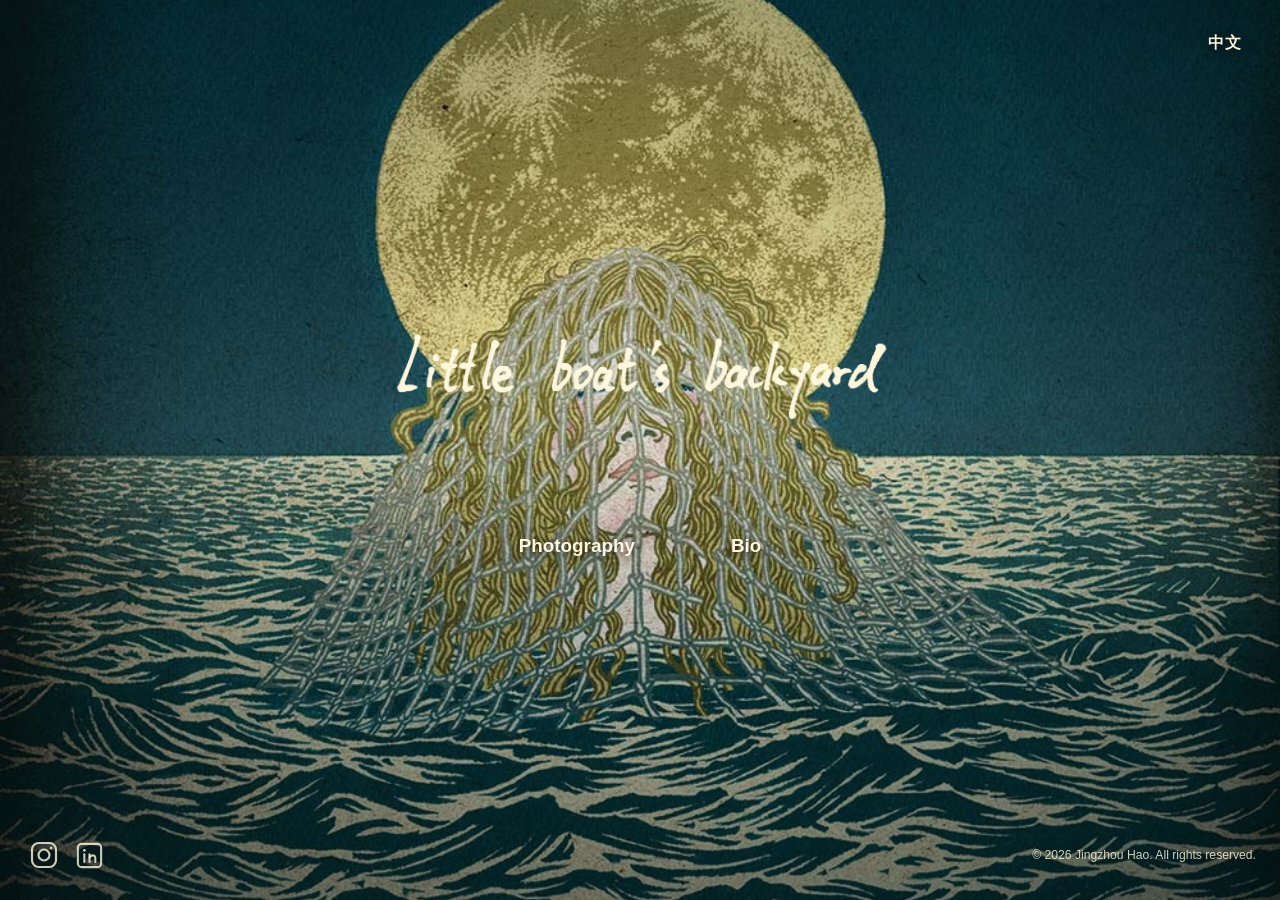
<file: index.html>
<!doctype html>
<html lang="en">
<head>
  <meta charset="utf-8" />
  <meta name="viewport" content="width=device-width, initial-scale=1" />
  <meta name="description" content="Little Boat's Backyard — a personal photography archive." />
  <meta name="theme-color" content="#10292b" />
  <title>Little Boat's Backyard</title>
  <link rel="stylesheet" href="assets/css/site.css"
</head>
<body class="home-page">
  <main class="home-hero" id="top">
    <img class="home-backdrop" id="home-backdrop" src="assets/images/cover.jpeg" alt="" aria-hidden="true" />
    <img class="home-image" id="home-image" src="assets/images/cover.jpeg" alt="Website cover" />
    <div class="home-shade" aria-hidden="true"></div>

    <section class="home-copy" aria-label="Introduction">
      <h1 id="site-title">Little Boat's Backyard</h1>
      <p id="tagline" class="tagline">A personal archive of photographs, walks, and things I wanted to keep.</p>
      <nav class="home-nav" aria-label="Choose a section">
        <a href="photography.html" aria-label="Open Photography">Photography</a>
        <a href="bio.html" aria-label="Open Bio">Bio</a>
      </nav>
    </section>

    <footer class="home-footer site-footer site-footer--overlay">
      <div class="social-links" id="home-social-links" aria-label="Social links"></div>
      <p class="copyright" id="home-copyright"></p>
    </footer>
  </main>

  <script src="assets/js/site-data.js"></script>
  <script src="assets/js/shared.js"></script>
  <script src="assets/js/home.js"></script>
</body>
</html>
</file>
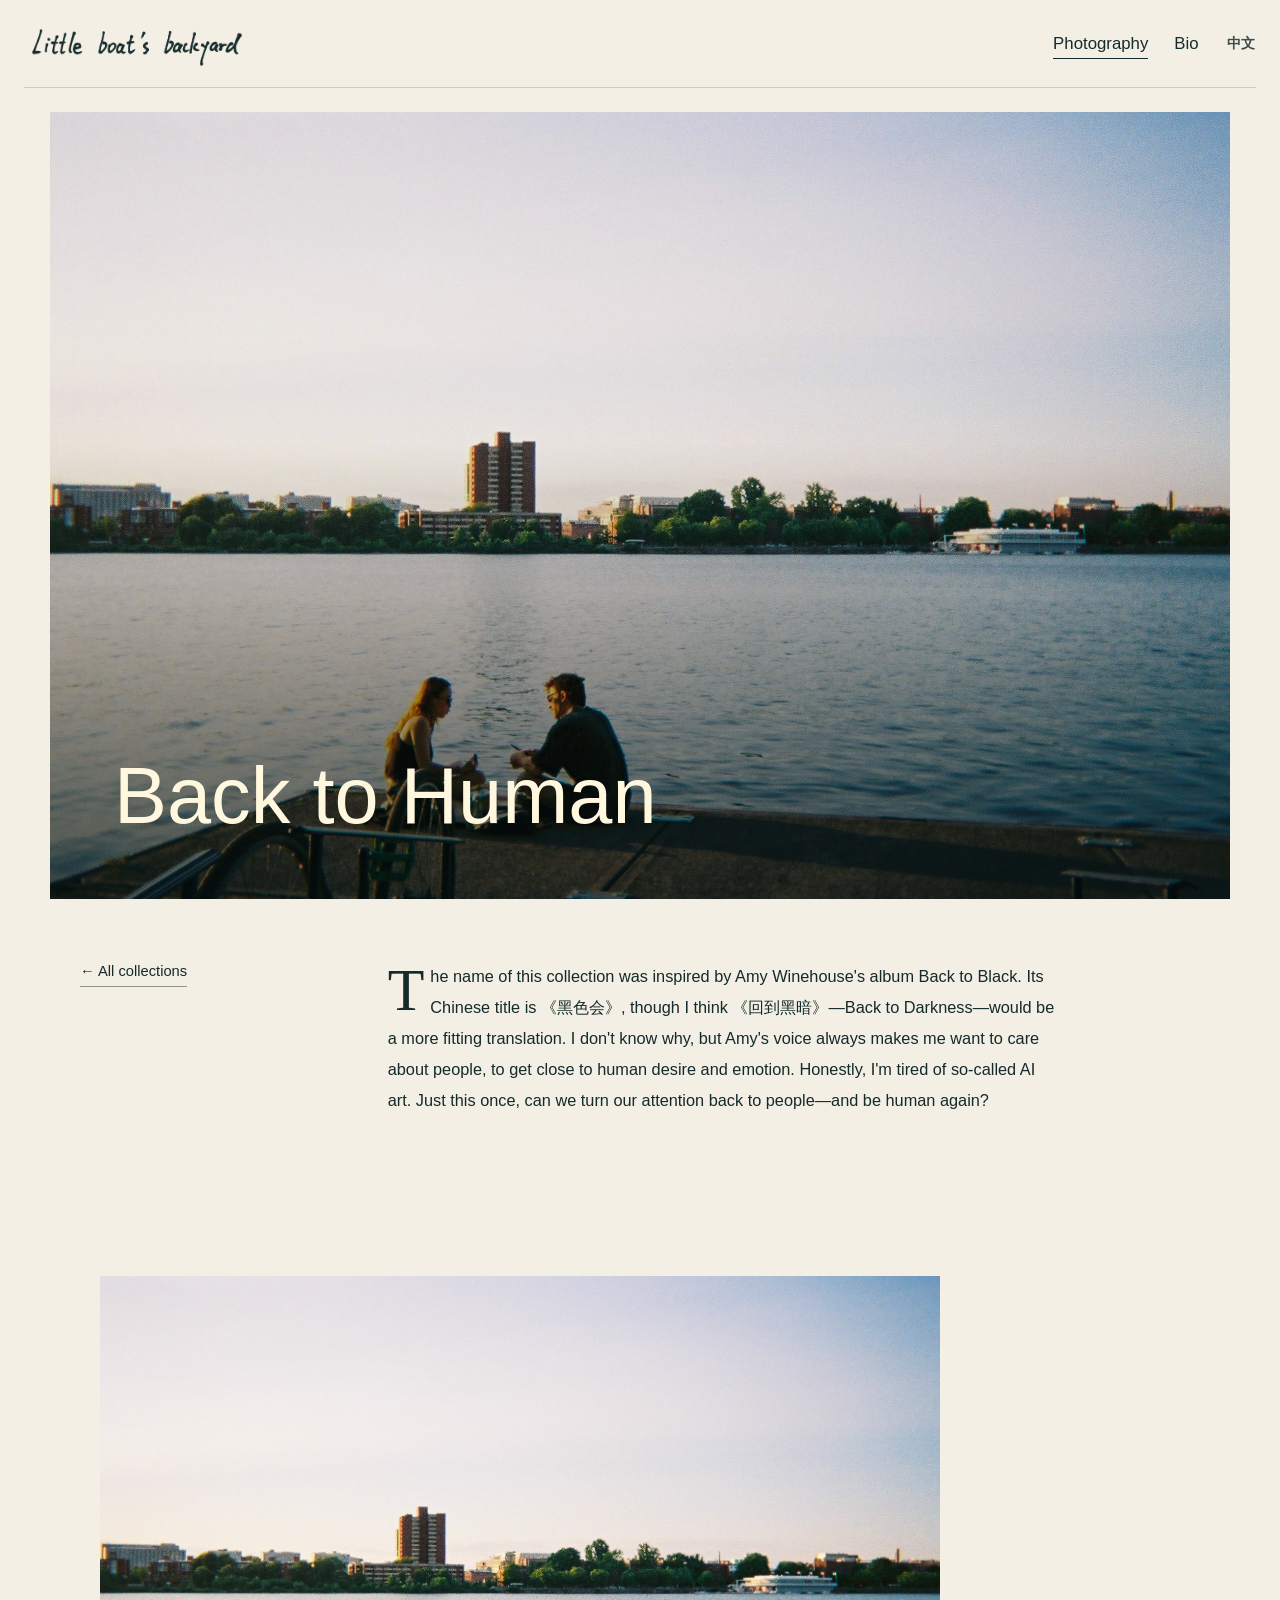
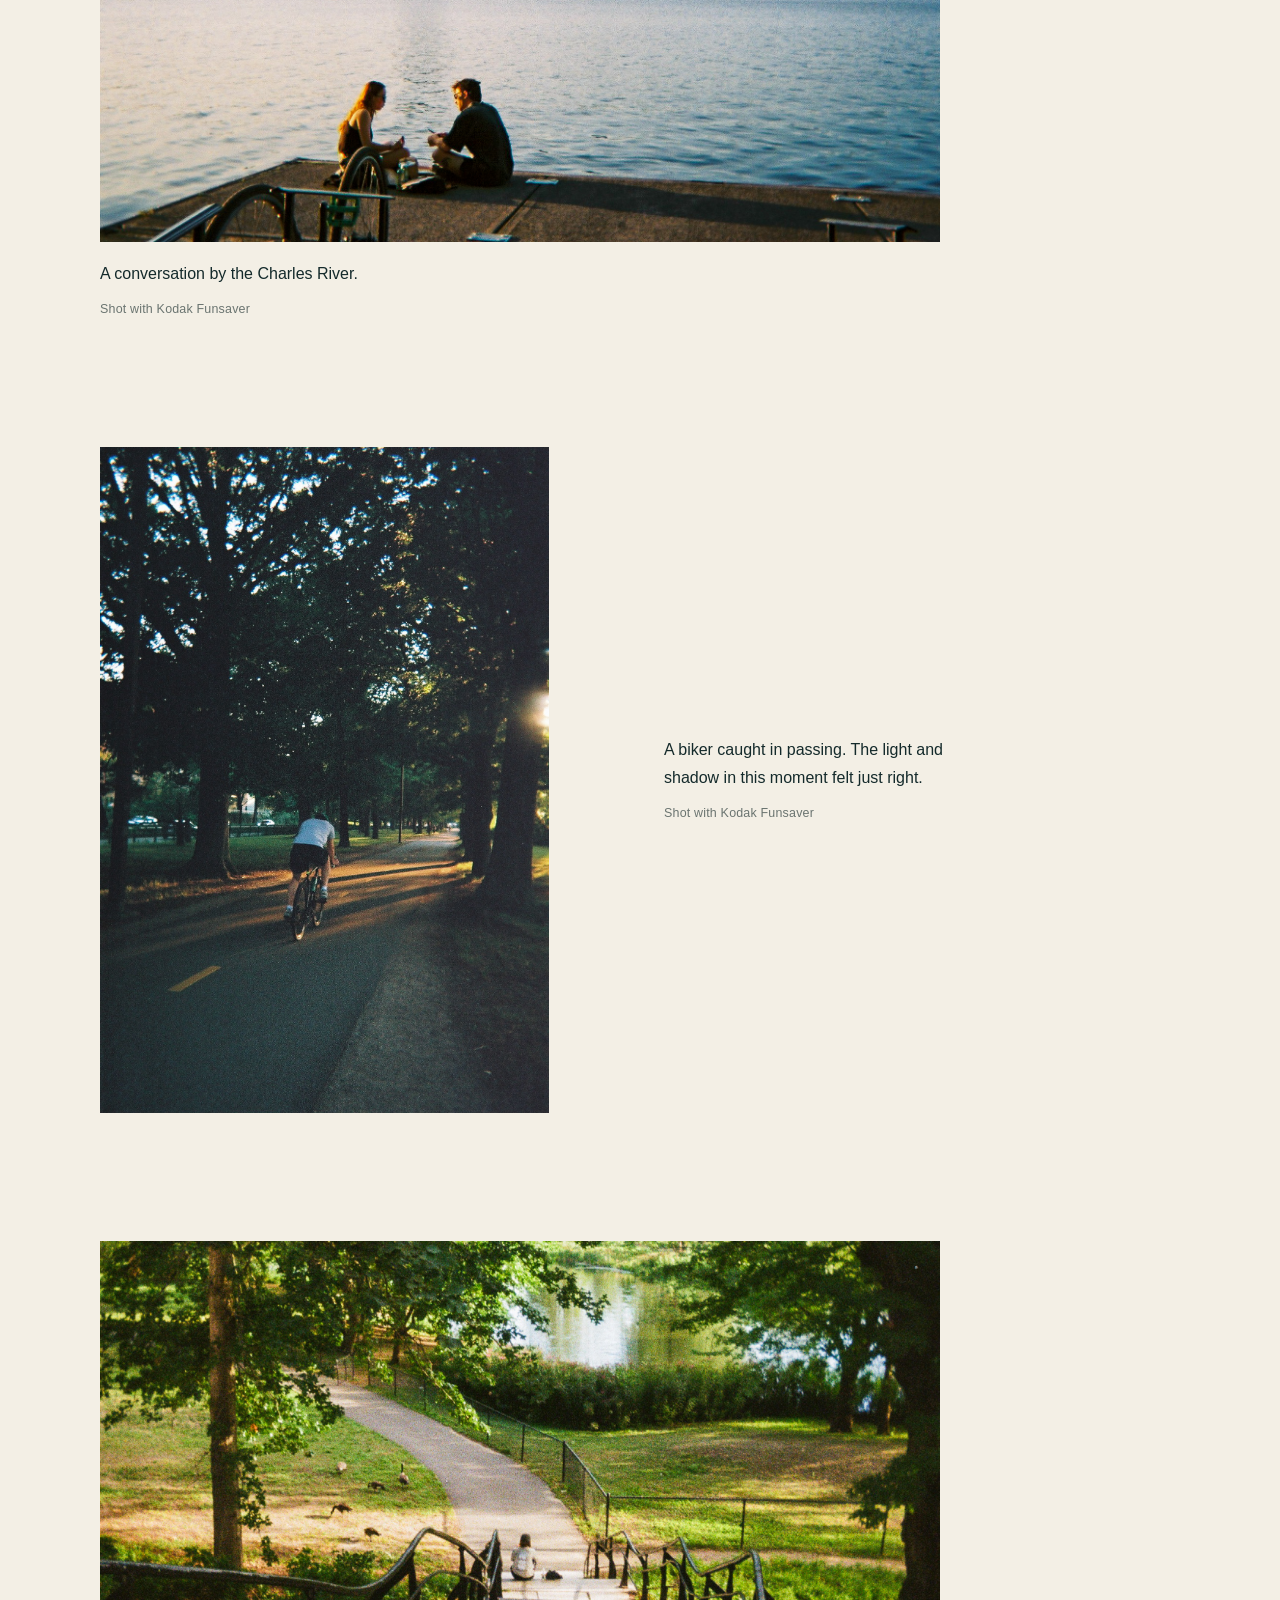
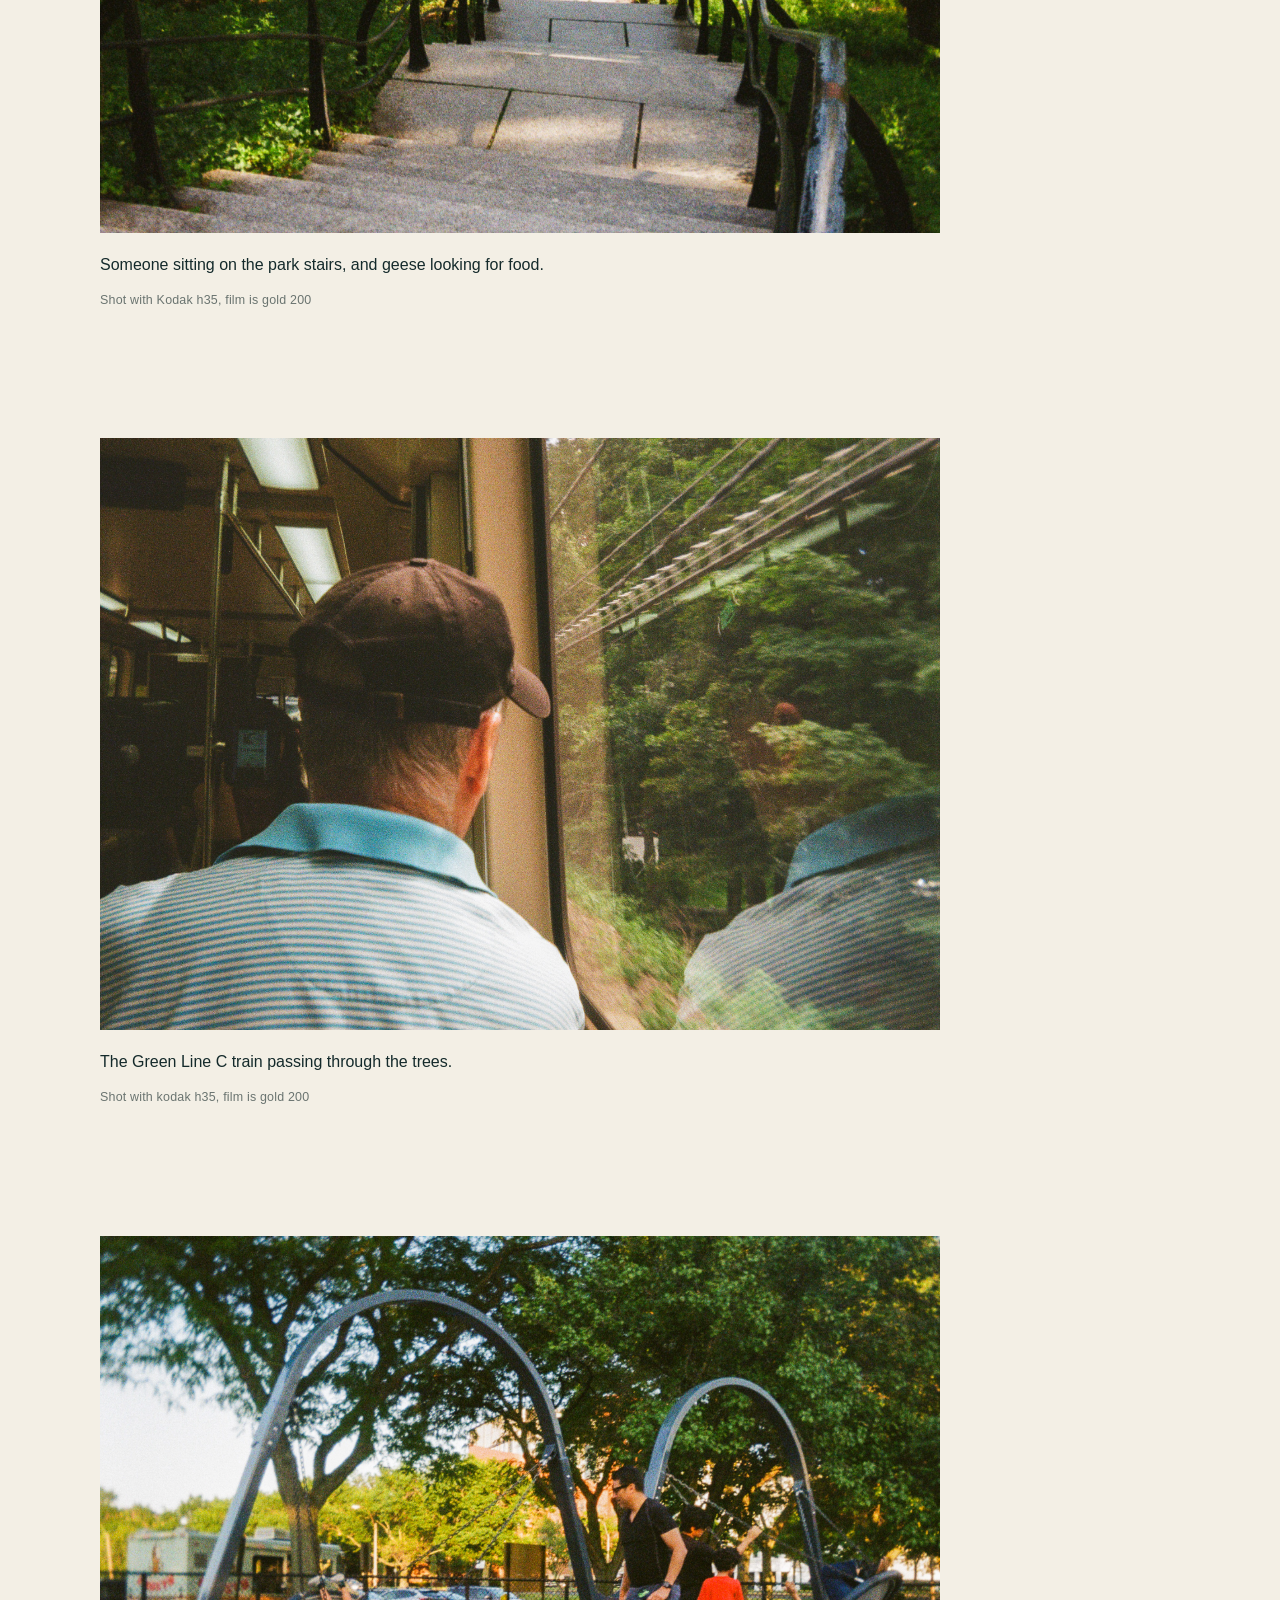
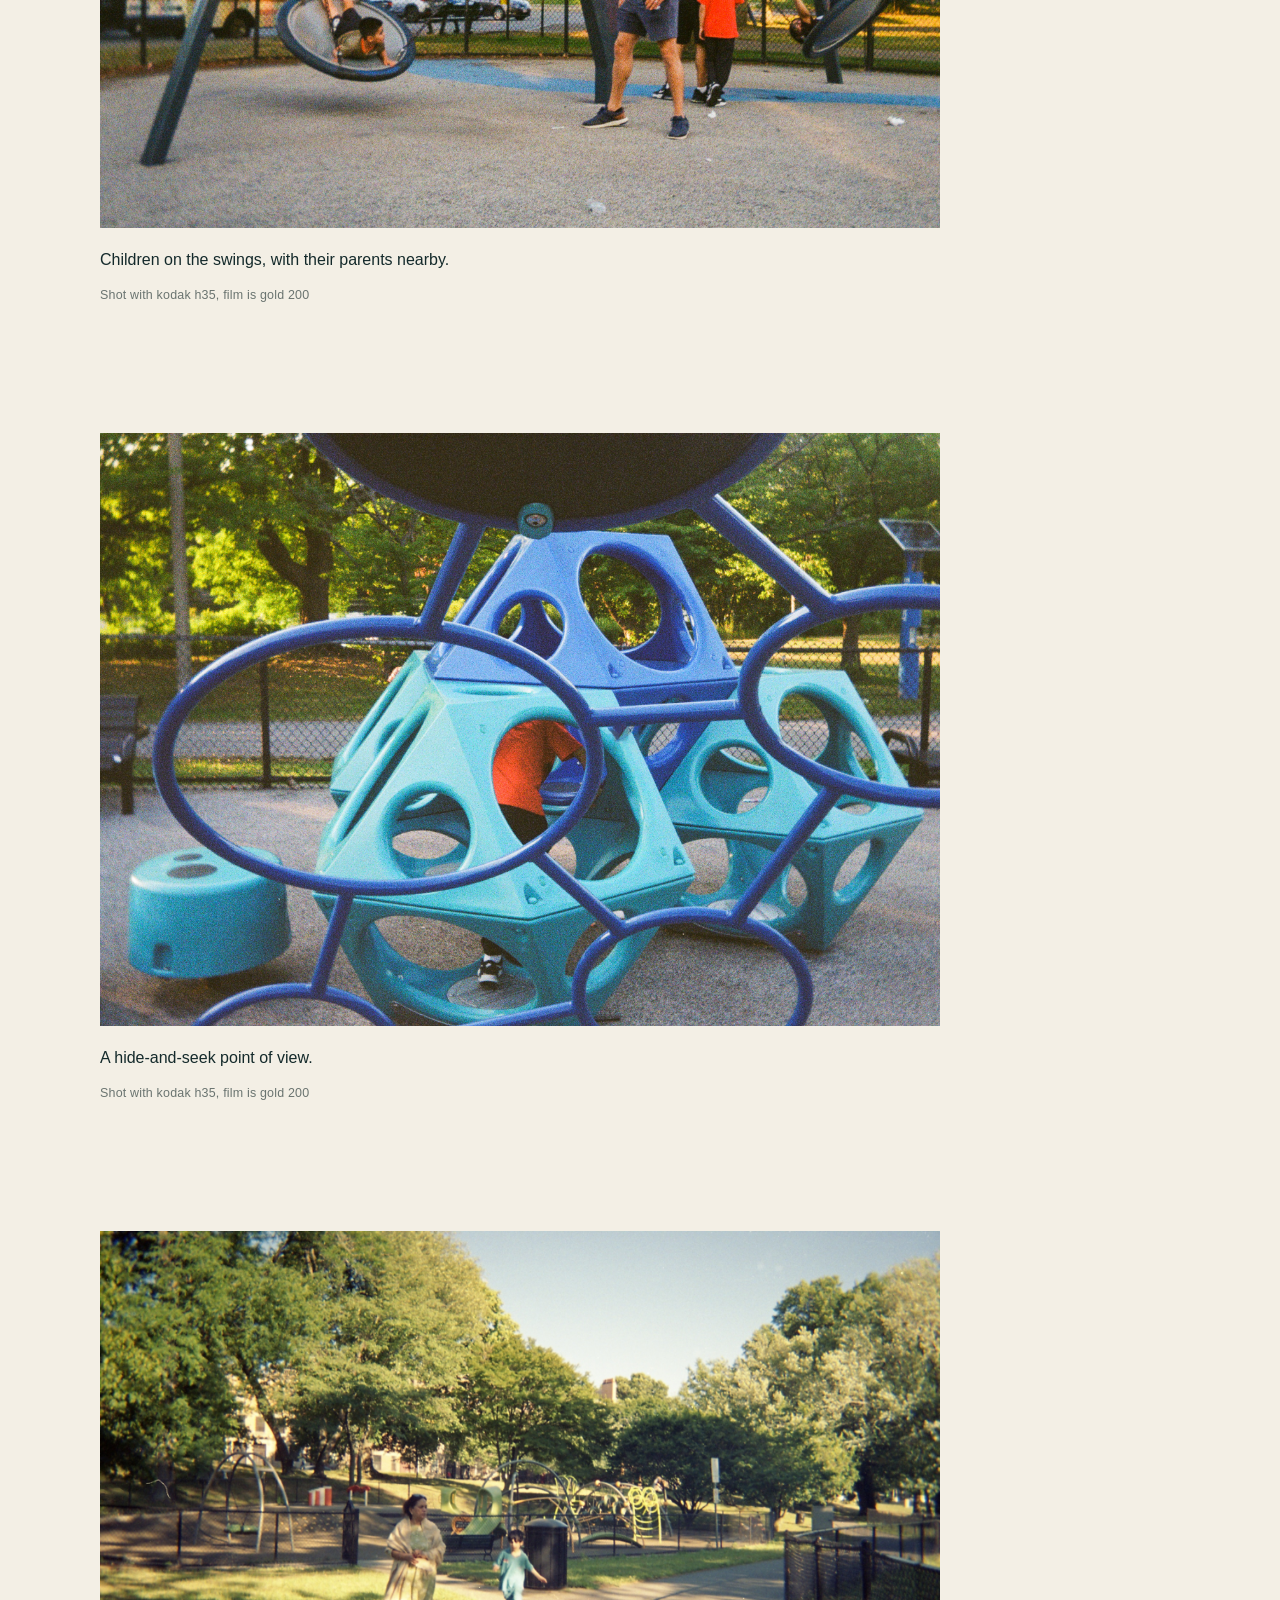
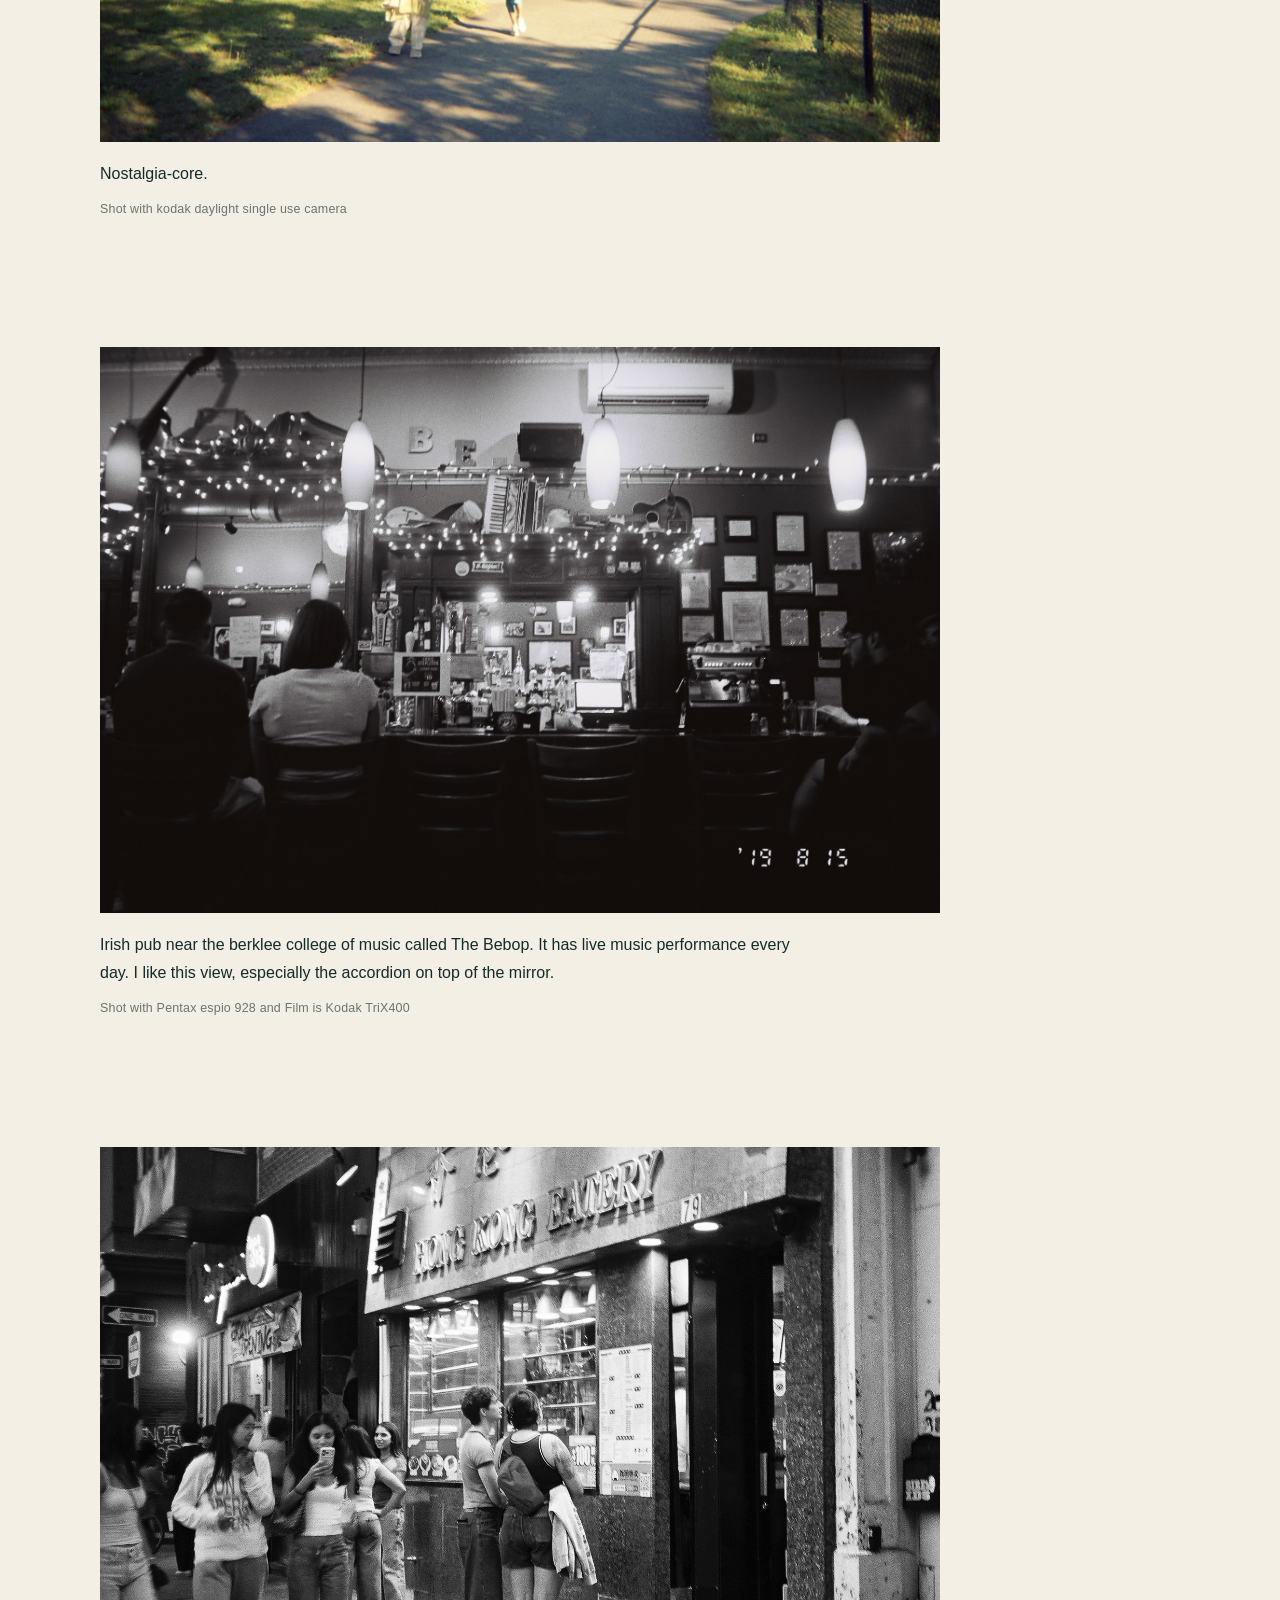
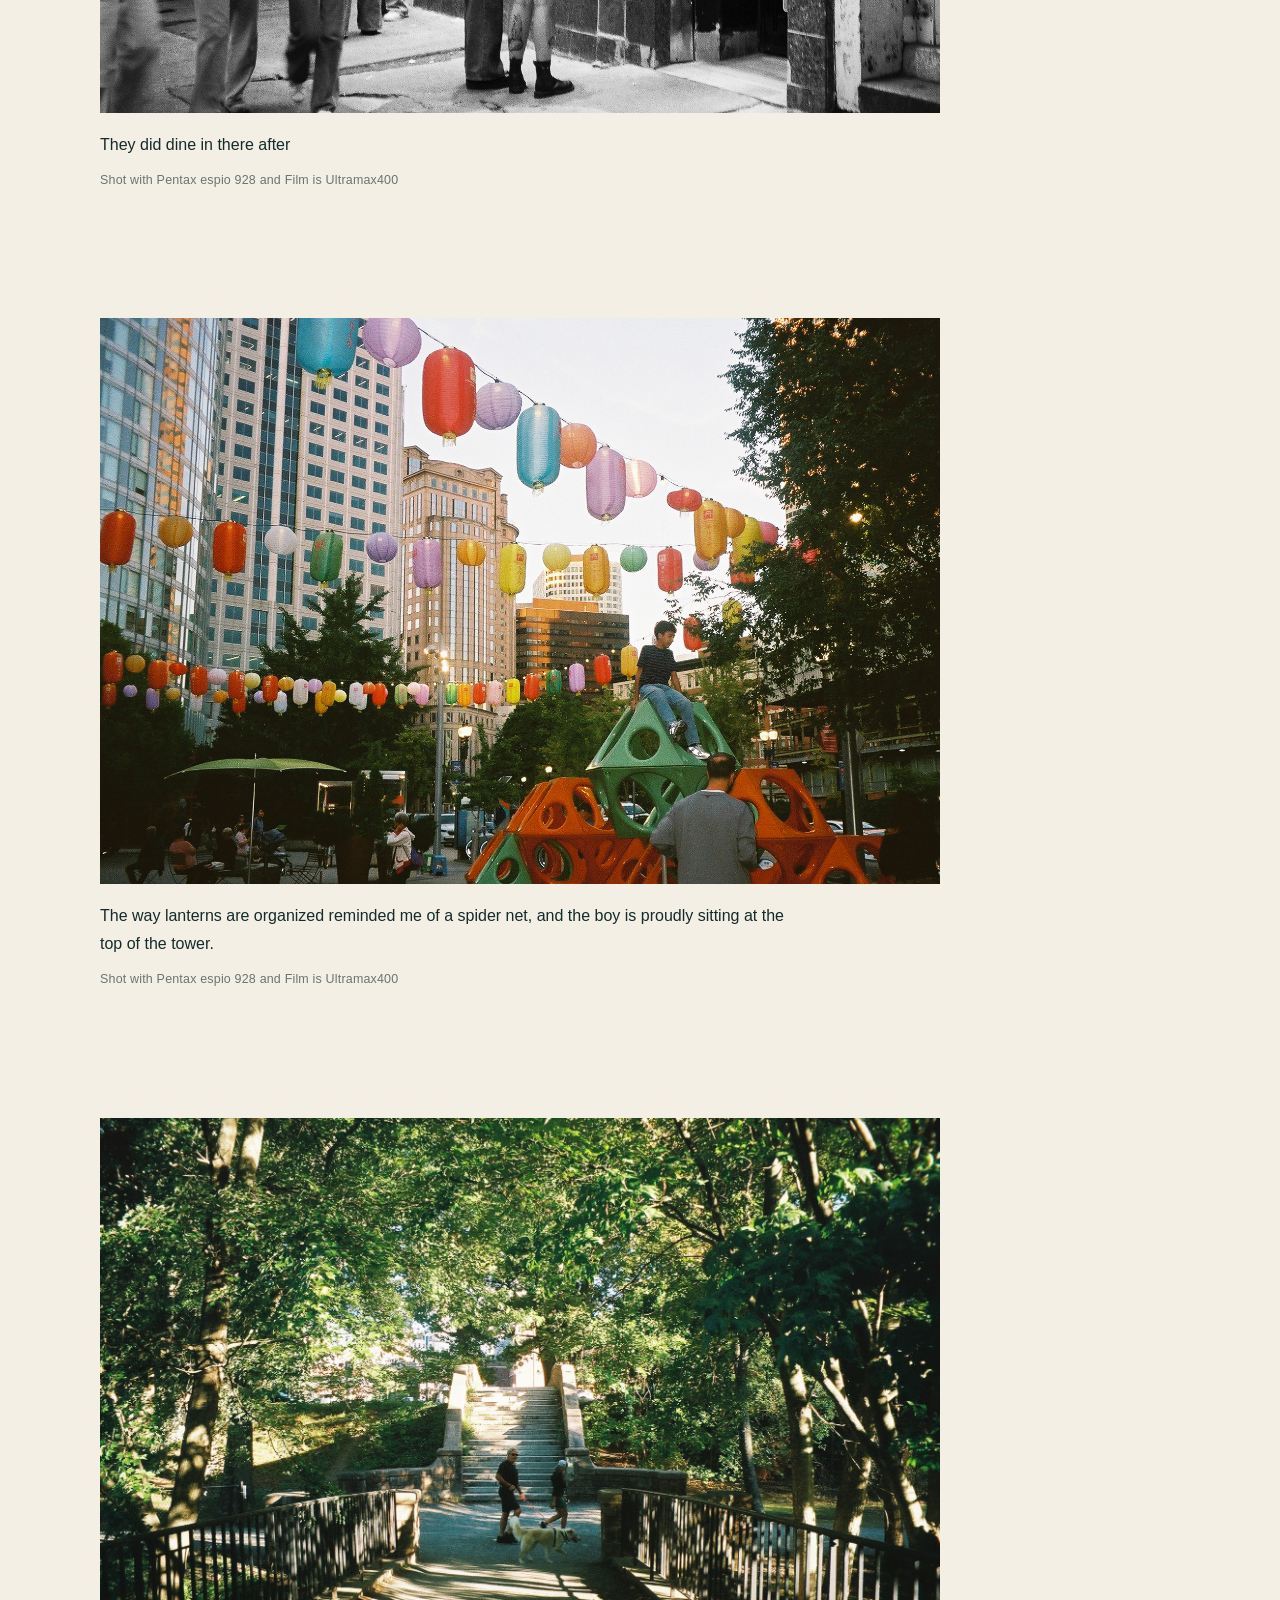
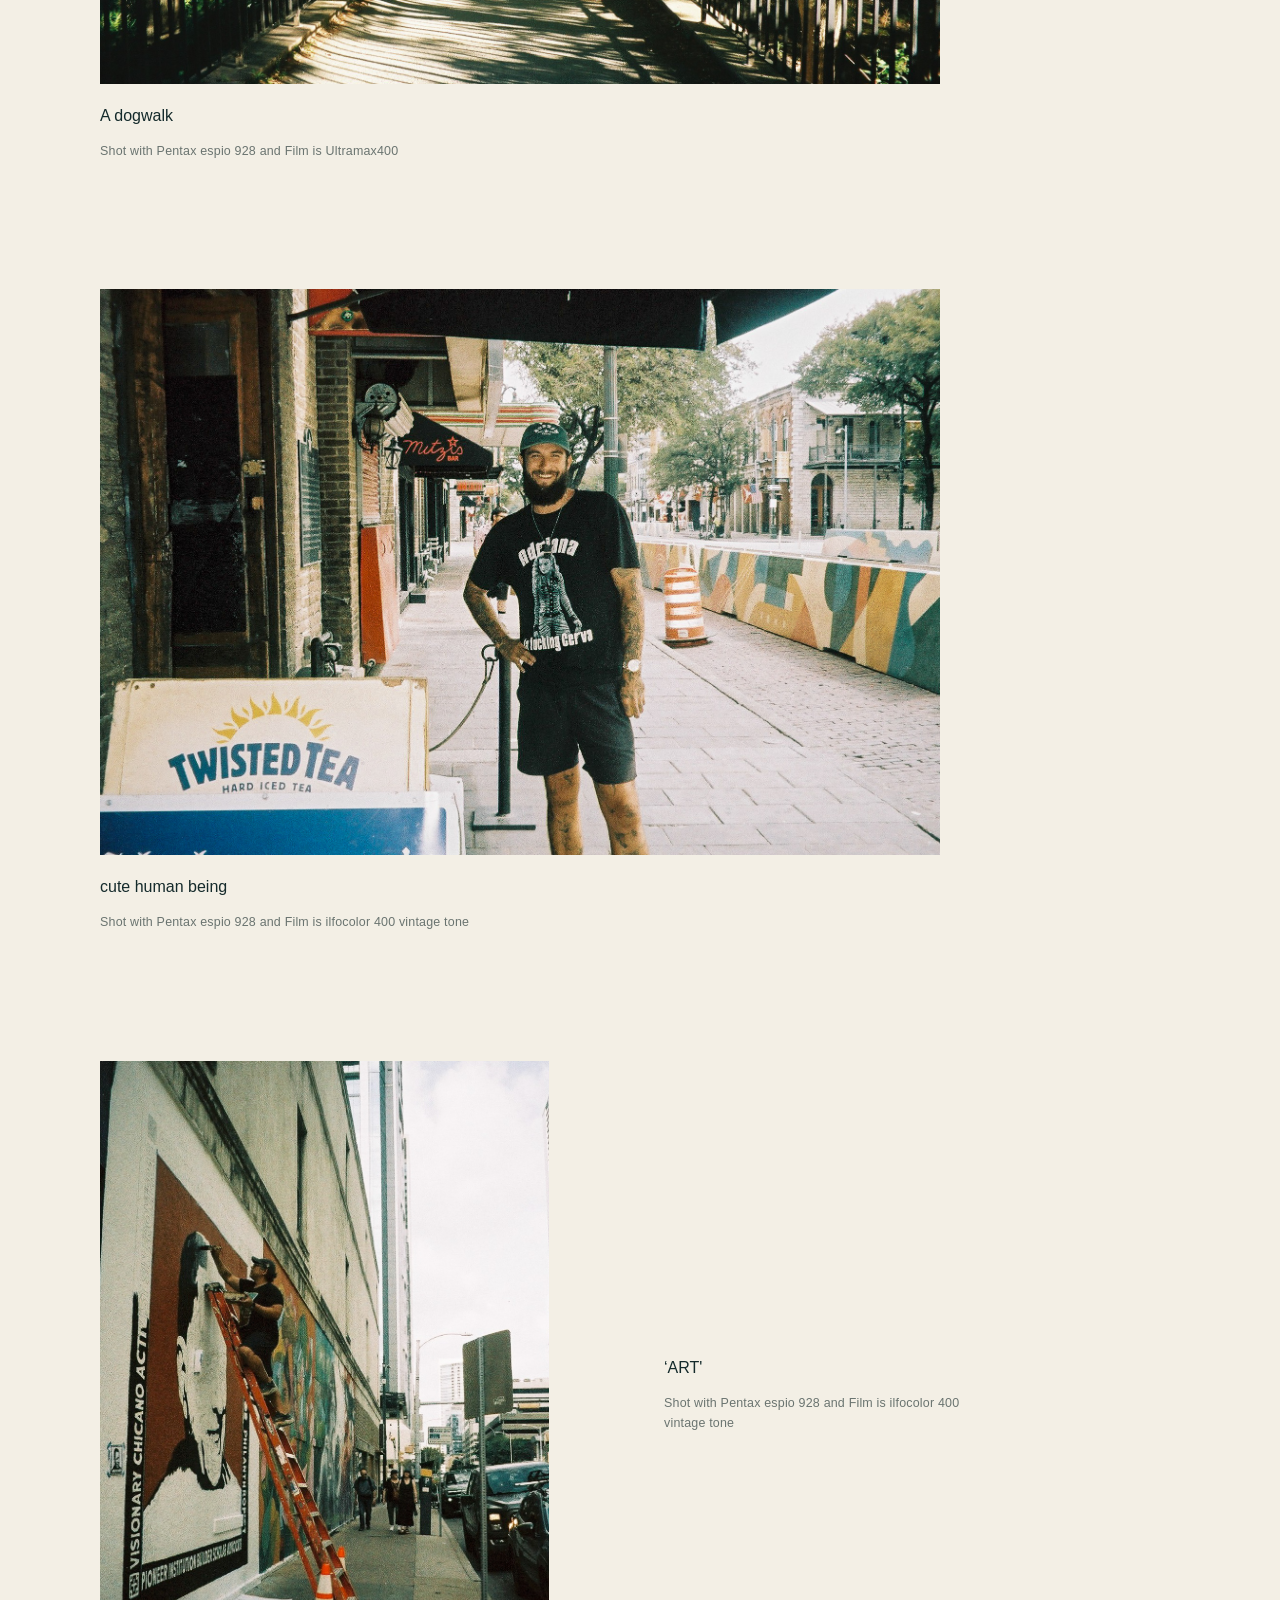
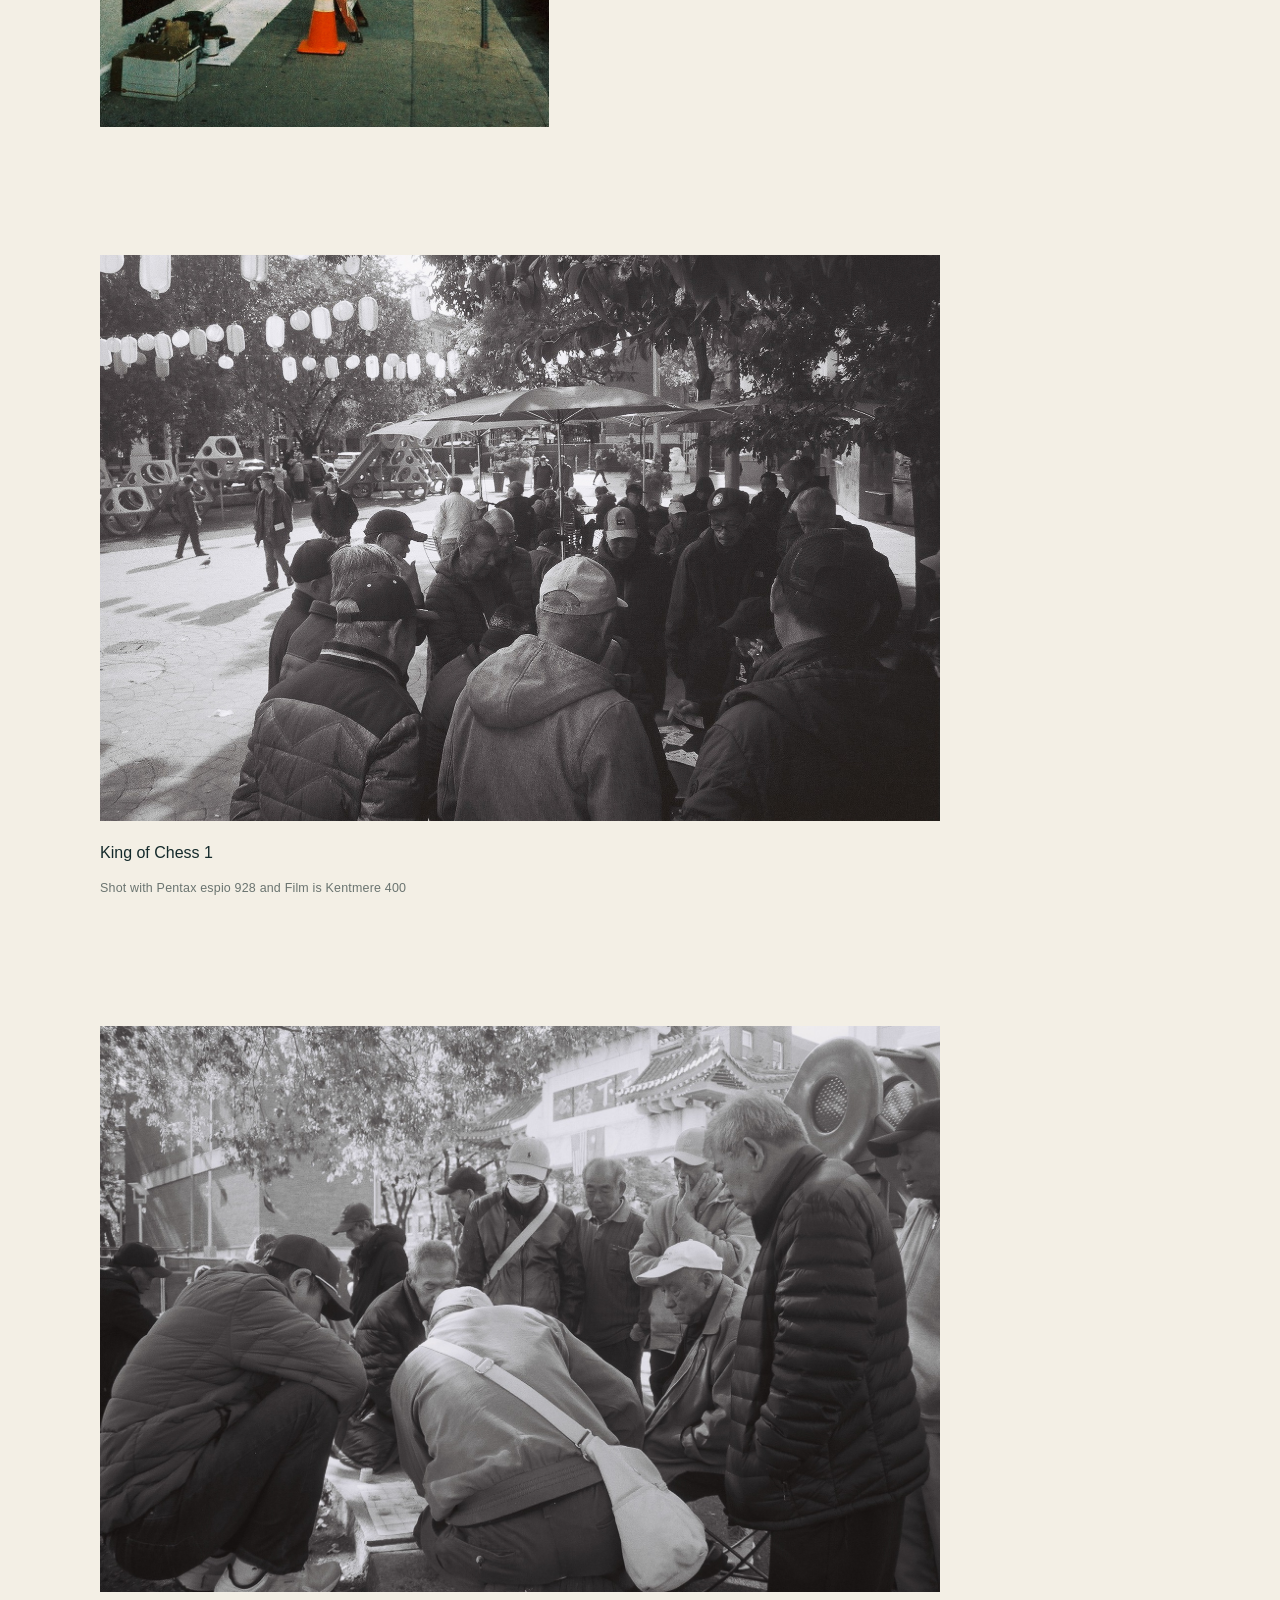
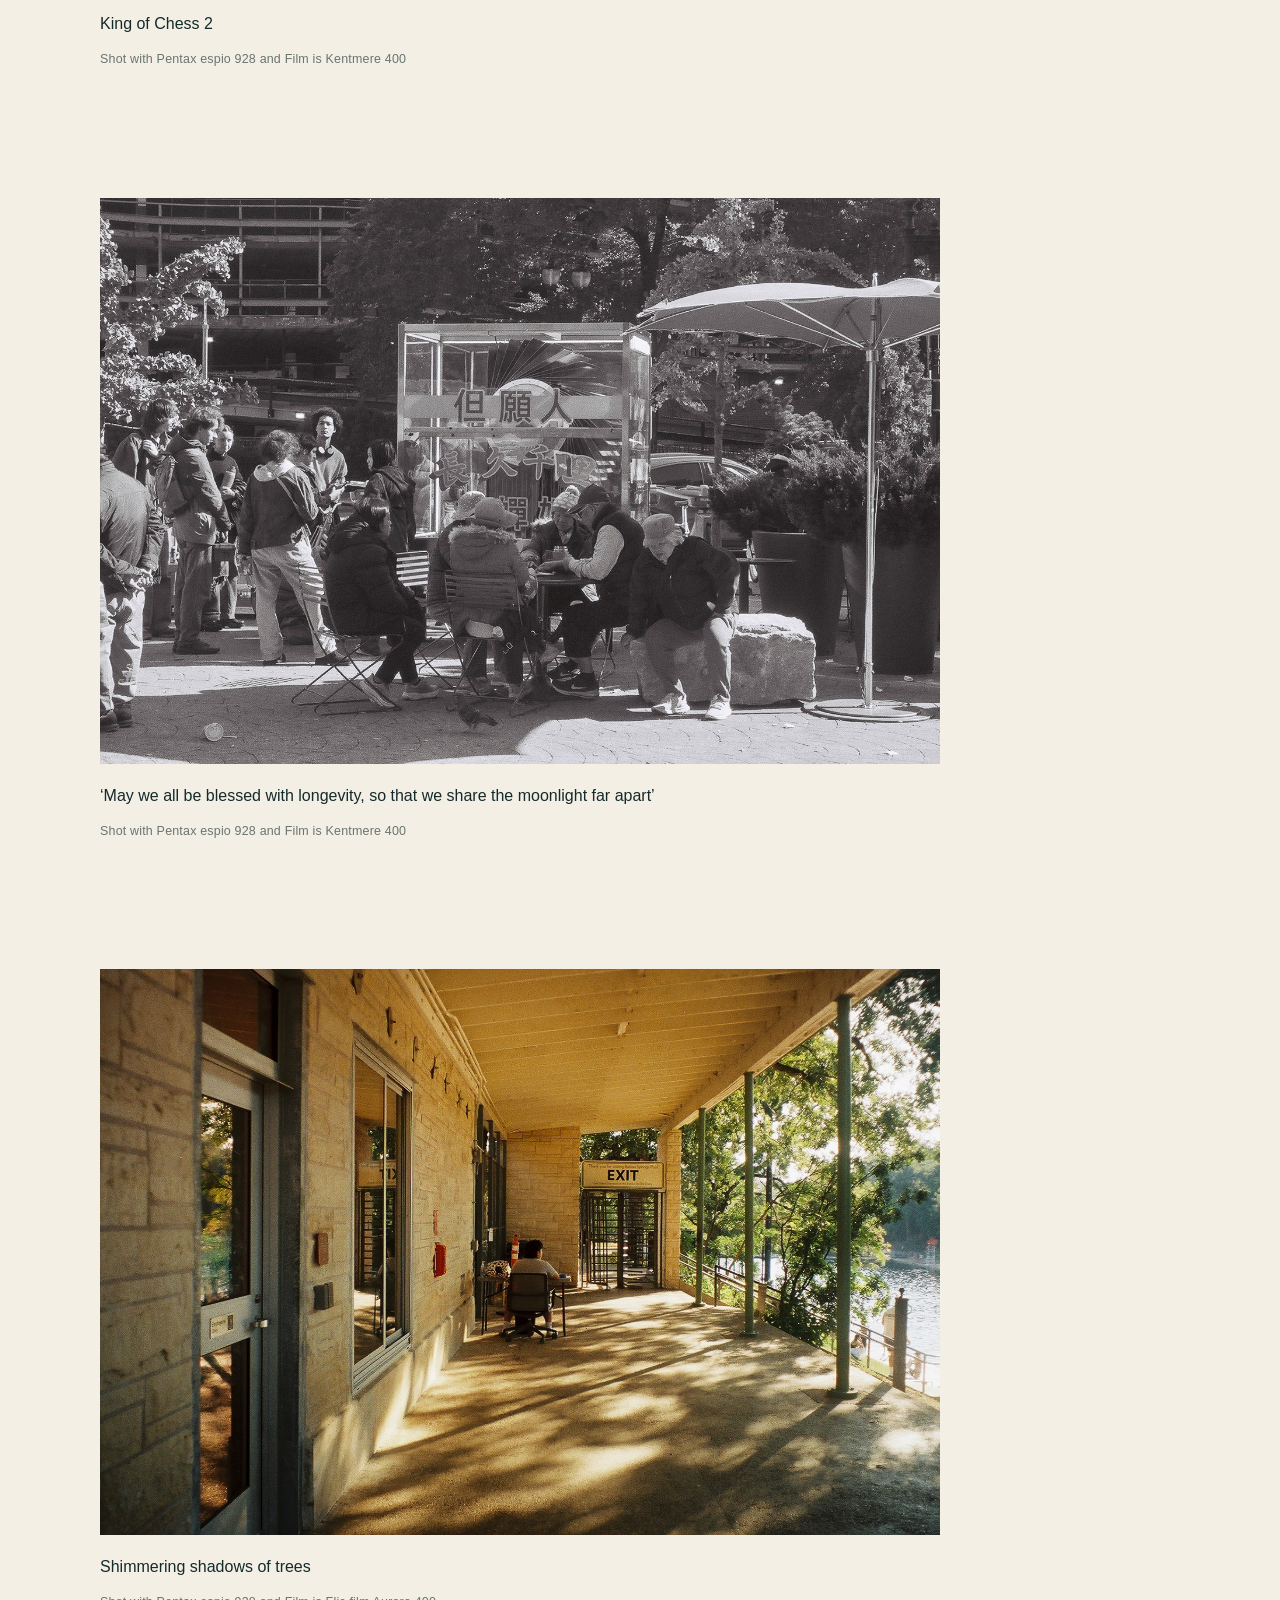
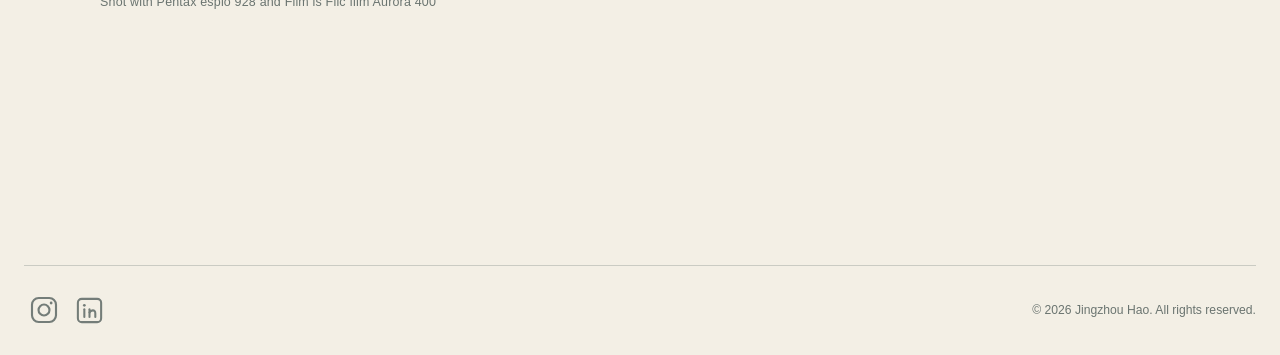
<file: album.html>
<!doctype html>

<html lang="en">

<head>

  <meta charset="utf-8" />

  <meta
    name="viewport"
    content="width=device-width, initial-scale=1"
  />

  <meta
    name="description"
    content="Photography collection."
  />

  <meta
    name="theme-color"
    content="#f3efe5"
  />

  <title>
    Collection — Little Boat's Backyard
  </title>

  <link
    rel="stylesheet"
    href="assets/css/site.css"
  />

</head>


<body class="inner-page album-page">


  <!-- =====================================================
       TOP NAVIGATION
       ===================================================== -->

  <header class="topbar">

    <a
      class="brand"
      href="index.html"
      id="album-brand"
    >
      Little Boat's Backyard
    </a>


    <nav
      class="topnav"
      aria-label="Site navigation"
    >

      <a
        class="is-current"
        href="photography.html"
      >
        Photography
      </a>

      <a href="bio.html">
        Bio
      </a>

    </nav>

  </header>



  <!-- =====================================================
       MAIN CONTENT
       ===================================================== -->

  <main id="album-root">


    <!-- ===================================================
         COLLECTION HERO
         =================================================== -->

    <section class="page-hero album-hero">

      <img
        id="album-cover"
        src="assets/images/cover.jpeg"
        alt="Collection cover"
      />


      <div
        class="page-hero-shade"
        aria-hidden="true"
      ></div>


      <div class="page-hero-title">

        <!--
          Secondary-language title.

          EN mode:
          回到人类
          Back to Human

          中文 mode:
          Back to Human
          回到人类
        -->

        <p
          class="kicker"
          id="album-meta"
        ></p>


        <h1 id="album-title">
          Collection
        </h1>

      </div>

    </section>



    <!-- ===================================================
         INTRO

         Reflection and
         "About this collection"
         have been removed completely.
         =================================================== -->

    <section class="album-intro-section">

      <a
        class="back-link"
        href="photography.html"
      >
        ← All collections
      </a>


      <div class="album-intro-copy">

        <p
          id="album-intro"
          class="album-intro"
        ></p>

      </div>

    </section>



    <!-- ===================================================
         PHOTOGRAPHS
         =================================================== -->

    <section
      class="photo-stories"
      id="photo-stories"
      aria-label="Collection photographs"
    ></section>


  </main>



  <!-- =====================================================
       LIGHTBOX
       ===================================================== -->

  <div
    class="lightbox"
    id="lightbox"
    aria-hidden="true"
    role="dialog"
    aria-label="Photo viewer"
  >


    <button
      class="lightbox-close"
      id="lightbox-close"
      aria-label="Close photo viewer"
      type="button"
    >
      ×
    </button>


    <button
      class="lightbox-prev"
      id="lightbox-prev"
      aria-label="Previous photo"
      type="button"
    >
      ‹
    </button>


    <figure>

      <img
        id="lightbox-image"
        alt="Enlarged photograph"
      />

      <figcaption
        id="lightbox-caption"
      ></figcaption>

    </figure>


    <button
      class="lightbox-next"
      id="lightbox-next"
      aria-label="Next photo"
      type="button"
    >
      ›
    </button>


  </div>



  <!-- =====================================================
       FOOTER
       ===================================================== -->

  <footer class="site-footer site-footer--paper">

    <div
      class="social-links"
      id="album-social-links"
      aria-label="Social links"
    ></div>


    <p
      class="copyright"
      id="album-copyright"
    ></p>

  </footer>



  <!-- =====================================================
       SCRIPTS
       ===================================================== -->

  <script src="assets/js/site-data.js"></script>

  <script src="assets/js/shared.js"></script>

  <script src="assets/js/album.js"></script>


</body>

</html>
</file>
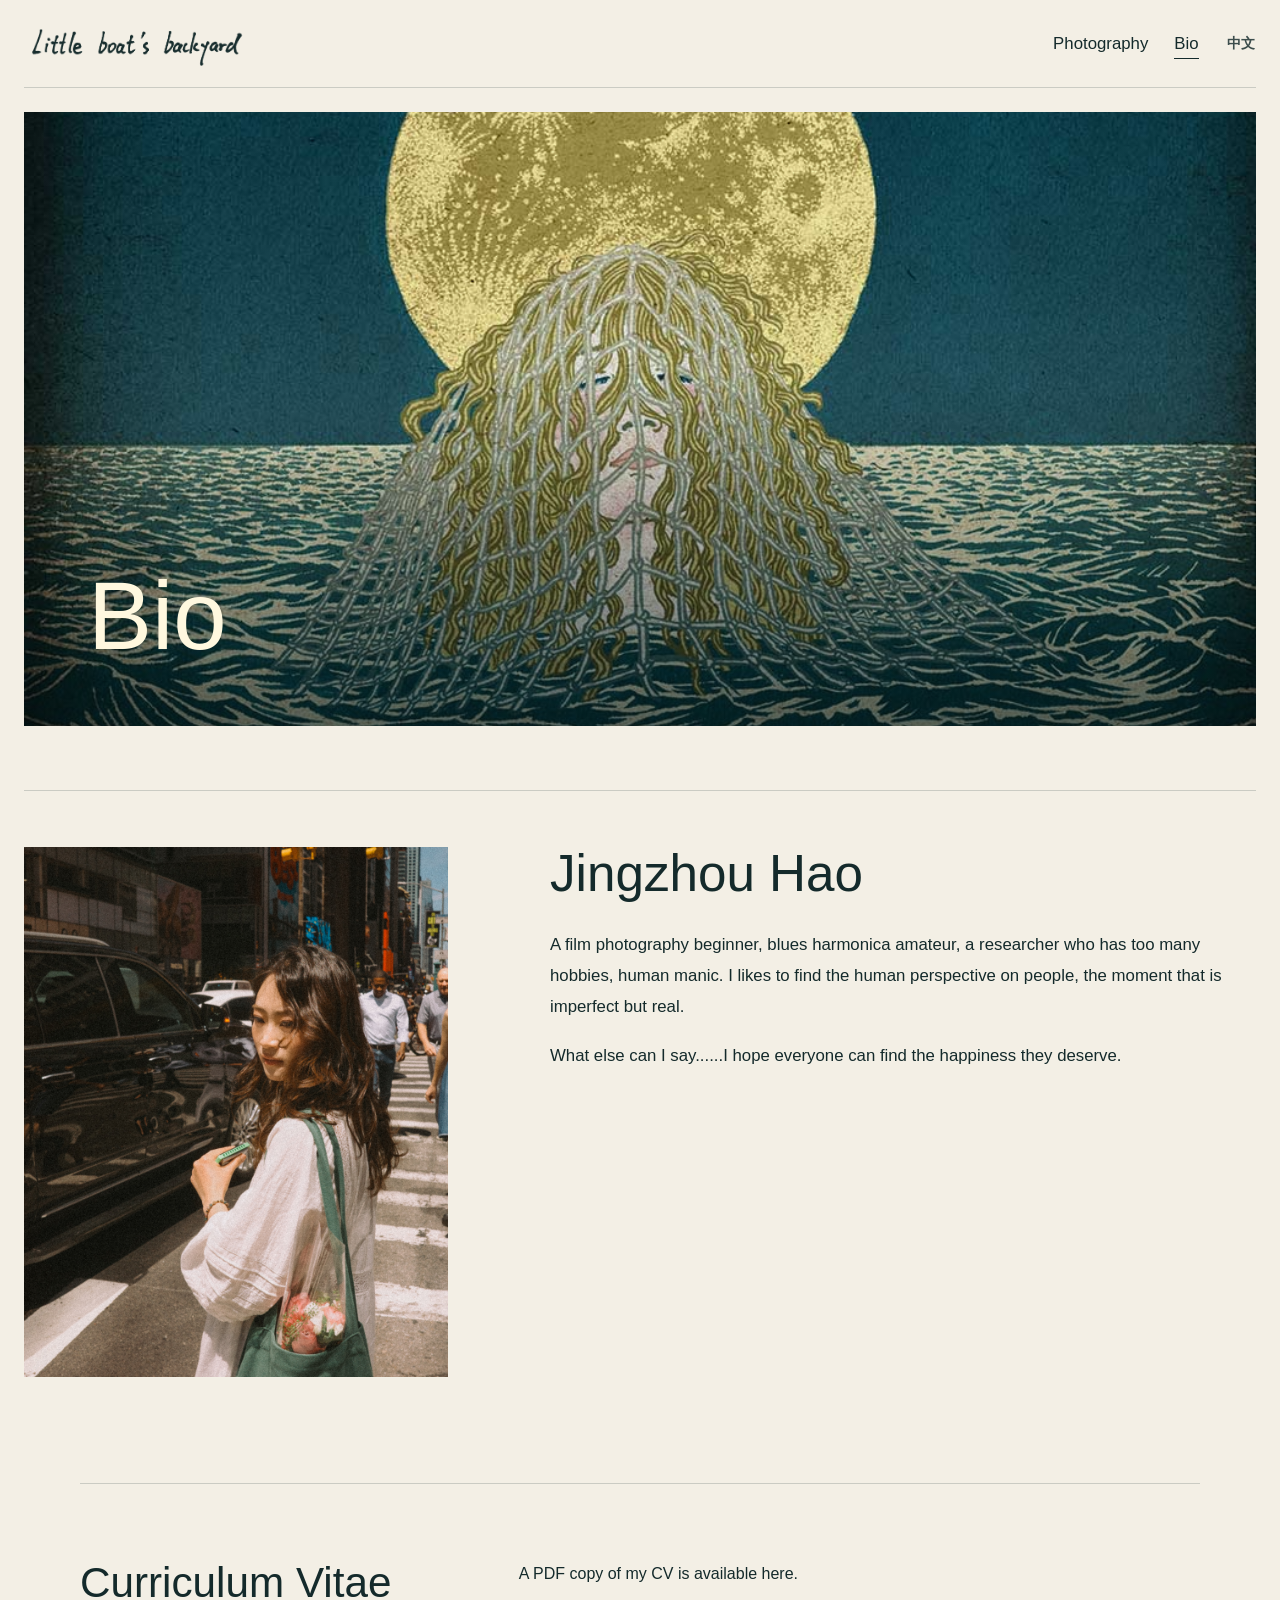
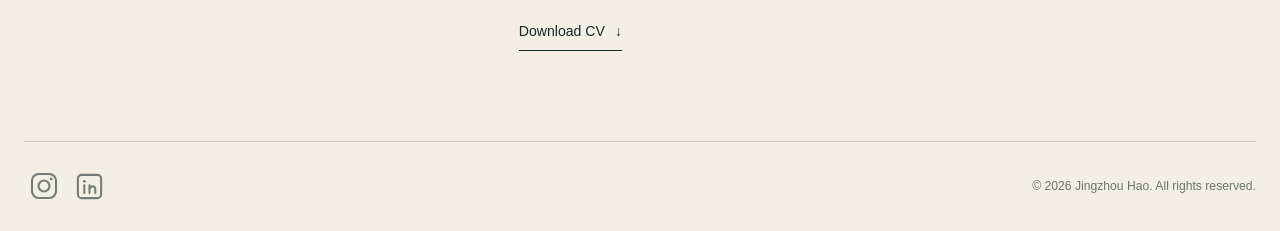
<file: bio.html>
<!doctype html>
<html lang="en">
<head>
  <meta charset="utf-8" />
  <meta name="viewport" content="width=device-width, initial-scale=1" />
  <meta name="description" content="Bio and CV — Little Boat's Backyard." />
  <meta name="theme-color" content="#f3efe5" />
  <title>Bio — Little Boat's Backyard</title>
  <link rel="stylesheet" href="assets/css/site.css"
</head>

<body class="inner-page bio-page">

  <header class="topbar">
    <a class="brand" href="index.html" id="bio-brand">Little Boat's Backyard</a>

    <nav class="topnav" aria-label="Site navigation">
      <a href="photography.html">Photography</a>
      <a class="is-current" href="bio.html">Bio</a>
    </nav>
  </header>

  <main>

    <!-- Wide cover -->
    <section class="page-hero bio-hero">
      <img
        id="bio-cover"
        src="assets/images/cover.jpeg"
        alt="Bio cover"
      />

      <div class="page-hero-shade" aria-hidden="true"></div>

      <div class="page-hero-title">
        <h1>Bio</h1>
      </div>
    </section>


    <!-- Portrait + bio -->
    <section class="bio-intro-section">
      <figure class="bio-portrait-wrap">
        <img
          id="bio-portrait"
          src="assets/images/cover.jpeg"
          alt="Portrait"
        />
      </figure>

      <div class="bio-copy">
        <h2 id="bio-name">Jingzhou Hao (郝泾舟)</h2>
        <div id="bio-text" class="bio-text"></div>
      </div>
    </section>


    <!-- Personal photo album: photos only -->
    <section
      class="bio-gallery-section"
      aria-label="Personal photo album"
    >
      <div
        class="bio-gallery"
        id="bio-gallery"
      ></div>
    </section>


    <!-- CV -->
    <section class="cv-section" id="cv-section">
      <div>
        <h2
          class="cv-heading"
          id="cv-heading"
        >
          Curriculum Vitae
        </h2>
      </div>

      <div class="cv-copy">
        <p id="cv-description">
          A PDF copy of my CV is available here.
        </p>

        <a
          class="cv-button"
          id="cv-link"
          href="#"
          download
        >
          Download CV
          <span aria-hidden="true">↓</span>
        </a>

        <p
          class="cv-missing"
          id="cv-missing"
        ></p>
      </div>
    </section>

  </main>

  <footer class="site-footer site-footer--paper">
    <div
      class="social-links"
      id="bio-social-links"
      aria-label="Social links"
    ></div>

    <p
      class="copyright"
      id="bio-copyright"
    ></p>
  </footer>

  <script src="assets/js/site-data.js?v=20260915-4"></script>
  <script src="assets/js/shared.js?v=20260915-4"></script>
  <script src="assets/js/bio.js?v=20260915-4"></script>

</body>
</html>
</file>
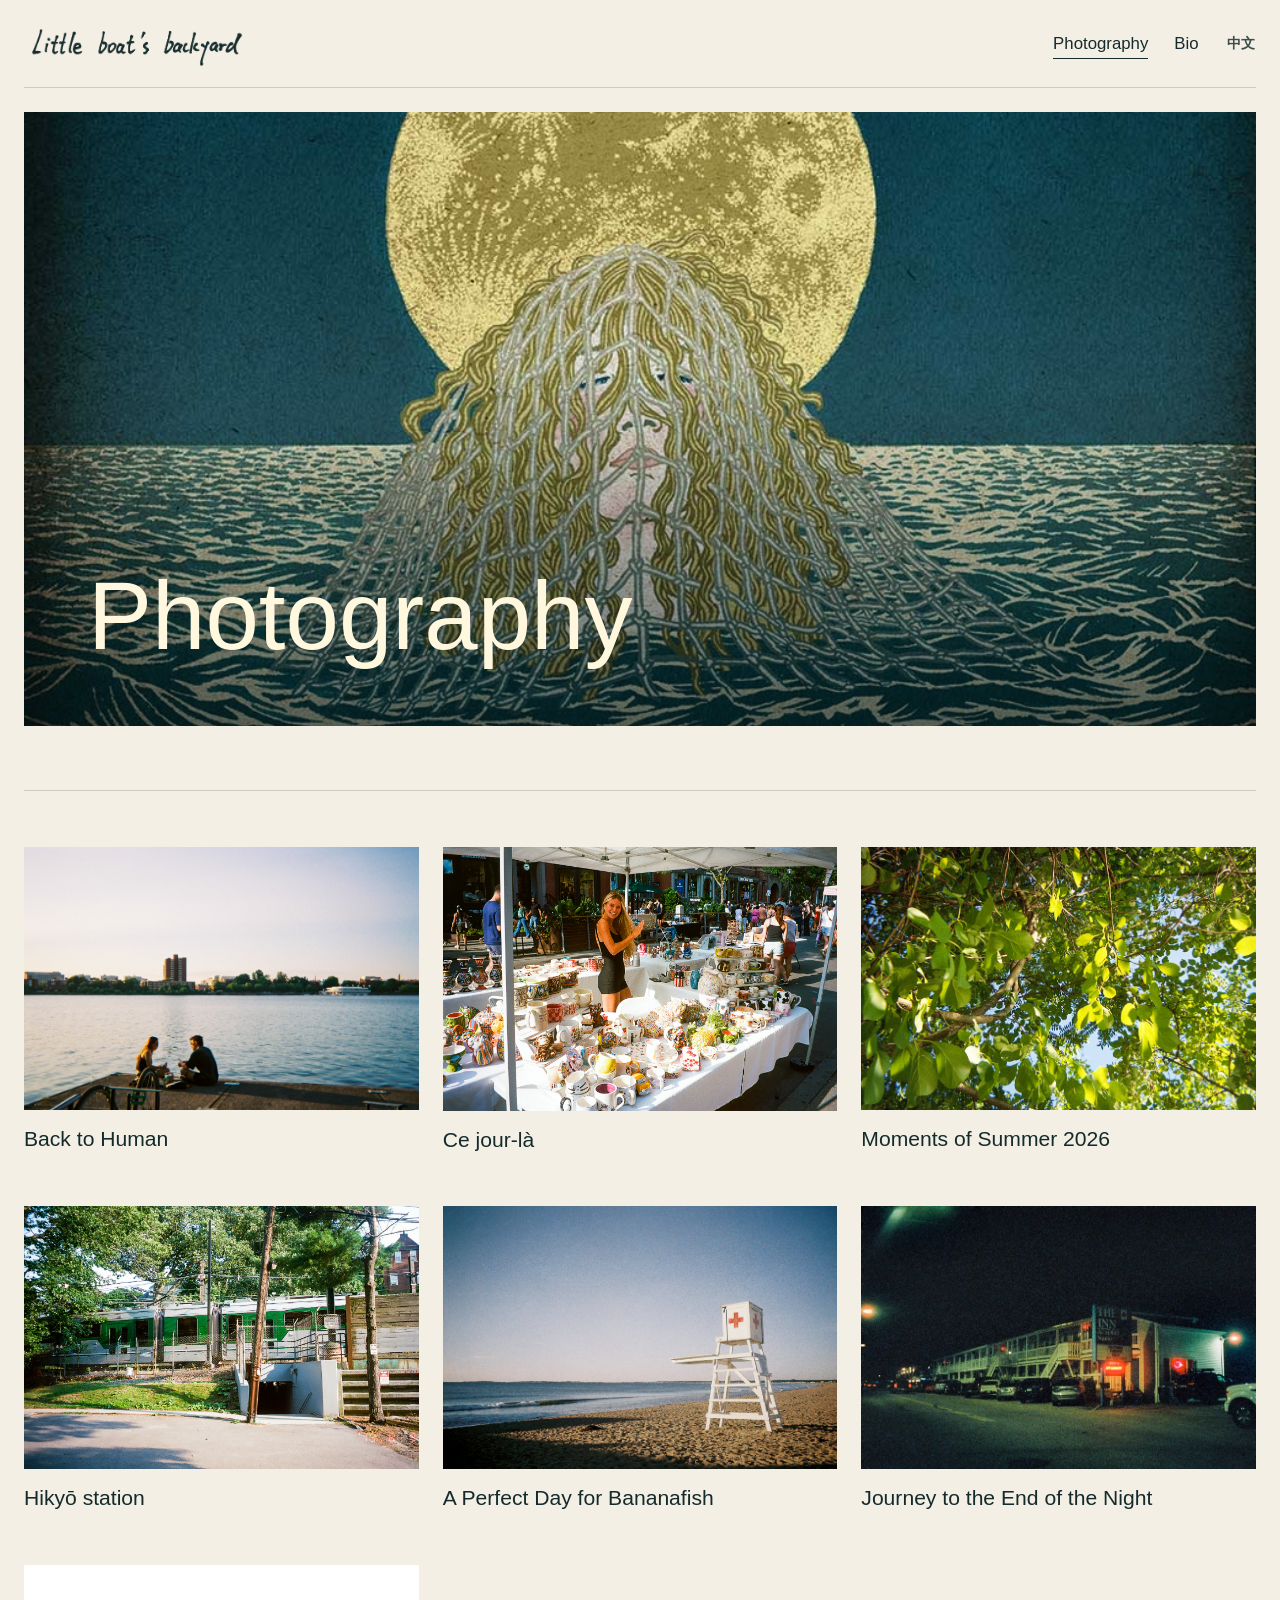
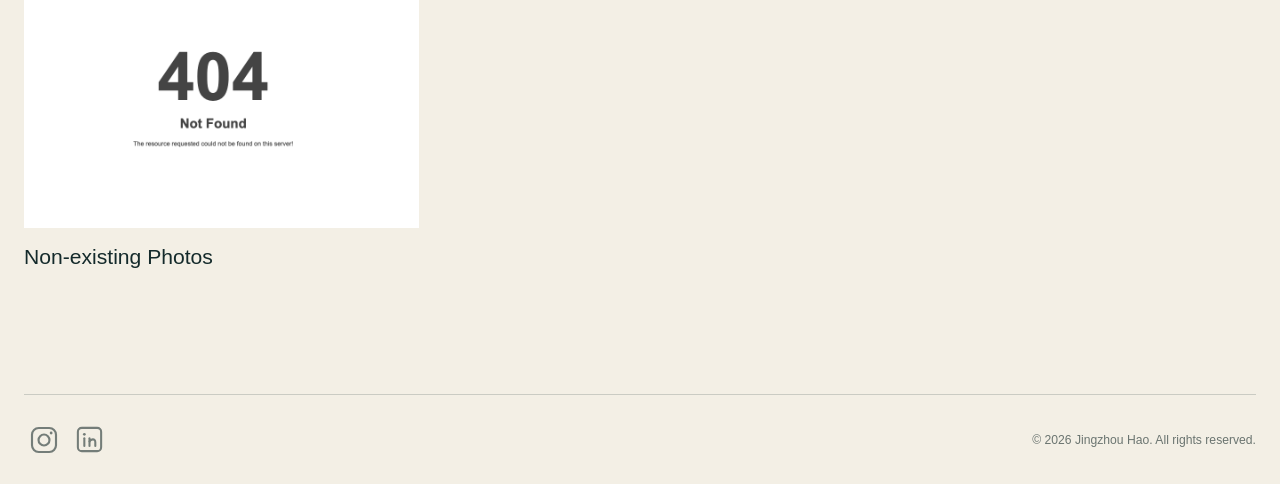
<file: photography.html>
<!doctype html>

<html lang="en">

<head>

  <meta charset="utf-8" />

  <meta
    name="viewport"
    content="width=device-width, initial-scale=1"
  />

  <meta
    name="description"
    content="Photography collections from Little Boat's Backyard."
  />

  <meta
    name="theme-color"
    content="#f3efe5"
  />

  <title>
    Photography — Little Boat's Backyard
  </title>

  <link
    rel="stylesheet"
    href="assets/css/site.css"
  />

</head>


<body class="inner-page photography-page">


  <!-- =====================================================
       TOP NAVIGATION
       ===================================================== -->

  <header class="topbar">

    <a
      class="brand"
      href="index.html"
      id="photo-brand"
    >
      Little Boat's Backyard
    </a>


    <nav
      class="topnav"
      aria-label="Site navigation"
    >

      <a
        class="is-current"
        href="photography.html"
      >
        Photography
      </a>

      <a href="bio.html">
        Bio
      </a>

    </nav>

  </header>



  <main>


    <!-- ===================================================
         HERO
         =================================================== -->

    <section
      class="page-hero page-hero--photography"
    >

      <img
        id="photography-cover"
        src="assets/images/cover.jpeg"
        alt="Photography cover"
      />


      <div
        class="page-hero-shade"
        aria-hidden="true"
      ></div>


      <div class="page-hero-title">

        <h1>
          Photography
        </h1>

      </div>

    </section>



    <!-- ===================================================
         COLLECTIONS

         No additional heading,
         no intro,
         no repeated "Collections".
         =================================================== -->

    <section
      class="collections-wrap collections-wrap--minimal"
      aria-label="Photography collections"
    >

      <div
        class="collection-grid"
        id="collection-grid"
      ></div>

    </section>


  </main>



  <!-- =====================================================
       FOOTER
       ===================================================== -->

  <footer class="site-footer site-footer--paper">

    <div
      class="social-links"
      id="photo-social-links"
      aria-label="Social links"
    ></div>


    <p
      class="copyright"
      id="photo-copyright"
    ></p>

  </footer>



  <!-- =====================================================
       SCRIPTS
       ===================================================== -->

  <script src="assets/js/site-data.js"></script>

  <script src="assets/js/shared.js"></script>

  <script src="assets/js/photography.js"></script>


</body>

</html>
</file>
<file: assets/css/site.css>
/* =========================================================
   LOCAL WEBFONTS
   Self-hosted from assets/fonts/ for consistent rendering
   across Safari, Chrome, iPhone, iPad, and desktop.
   ========================================================= */

@font-face {
  font-family: "Caveat Local";
  src: url("../fonts/caveat-latin-600-normal.woff2") format("woff2");
  font-style: normal;
  font-weight: 600;
  font-display: swap;
}

@font-face {
  font-family: "Ma Shan Zheng Local";
  src: url("../fonts/ma-shan-zheng-chinese-simplified-400-normal.woff2") format("woff2");
  font-style: normal;
  font-weight: 400;
  font-display: swap;
}

:root {
  --ink: #142a2b;
  --deep: #0c2628;

  --paper: #f3efe5;
  --paper-soft: #ece6d8;

  --cream: #fff8df;
  --muted: #6a7470;

  --line:
    rgba(20, 42, 43, 0.18);

  --serif:
    "Iowan Old Style",
    Baskerville,
    "Songti SC",
    STSong,
    Georgia,
    serif;

  --sans:
    "Helvetica Neue",
    "PingFang SC",
    "Hiragino Sans GB",
    Arial,
    sans-serif;

  --content: 1280px;
}


* {
  box-sizing: border-box;
}


html {
  scroll-behavior: smooth;
}


body {
  margin: 0;

  color: var(--ink);
  background: var(--paper);

  font-family: var(--sans);

  -webkit-font-smoothing:
    antialiased;

  text-rendering:
    optimizeLegibility;
}


img {
  display: block;

  max-width: 100%;
}


a {
  color: inherit;

  text-decoration: none;
}


button {
  font: inherit;
}


[hidden] {
  display: none !important;
}


/* =========================================================
   HOME
   ========================================================= */


.home-page {
  height: 100svh;

  overflow: hidden;

  background:
    var(--deep);
}


.home-hero {
  position: relative;

  height: 100svh;

  overflow: hidden;

  display: grid;

  place-items: center;

  isolation: isolate;
}


/*
  Old blurred background is no
  longer needed now that desktop
  and mobile have their own covers.
*/

.home-backdrop {
  display: none;
}


.home-image {
  position: absolute;

  inset: 0;

  z-index: -3;

  width: 100%;
  height: 100%;

  object-fit: cover;

  object-position: center;
}


.home-shade {
  position: absolute;

  inset: 0;

  z-index: -2;

  background:

    radial-gradient(
      circle at 50% 45%,

      rgba(3,18,20,0.03)
      0 25%,

      rgba(3,18,20,0.28)
      72%,

      rgba(3,18,20,0.52)
      100%
    ),

    linear-gradient(
      to bottom,

      rgba(2,14,16,0.18),

      rgba(2,14,16,0.03)
      45%,

      rgba(2,14,16,0.40)
    );
}


.home-copy {
  width:
    min(
      900px,
      calc(100% - 48px)
    );

  padding:
    0 28px 52px;

  text-align: center;

  color:
    var(--cream);

  text-shadow:
    0 2px 22px
    rgba(0,0,0,0.34);
}


.home-copy h1 {
  margin: 0;

  font:
    400
    clamp(
      2.2rem,
      4.2vw,
      4rem
    )
    / 1.08
    var(--serif);
}


.tagline {
  max-width: 670px;

  margin:
    36px auto 0;

  font:
    italic
    400
    clamp(
      0.98rem,
      1.35vw,
      1.16rem
    )
    / 1.8
    var(--serif);
}


.home-nav {
  display: flex;

  justify-content: center;

  gap:
    clamp(
      42px,
      6vw,
      76px
    );

  margin-top:
    70px;

  font:
    400
    clamp(
      1rem,
      1.55vw,
      1.18rem
    )
    / 1.2
    var(--serif);
}


.home-nav a,
.topnav a {
  position: relative;

  padding:
    5px 0;
}


.home-nav a::after,
.topnav a::after {
  content: "";

  position: absolute;

  left: 0;
  right: 100%;

  bottom: 0;

  height: 1px;

  background:
    currentColor;

  transition:
    right 180ms ease;
}


.home-nav a:hover::after,
.topnav a:hover::after,
.topnav a.is-current::after {
  right: 0;
}


/* =========================================================
   LANGUAGE SWITCH
   ========================================================= */


.lang-toggle {
  border: 0;

  padding: 5px 0;

  background:
    transparent;

  color: inherit;

  cursor: pointer;

  font: inherit;

  opacity: 0.82;

  transition:
    opacity 180ms ease;
}


.lang-toggle:hover {
  opacity: 1;
}


.lang-toggle--home {
  position: absolute;

  z-index: 4;

  top: 24px;
  right: 30px;

  color:
    rgba(
      255,
      248,
      223,
      0.90
    );

  font-size:
    0.82rem;

  letter-spacing:
    0.06em;
}


/* =========================================================
   NAVIGATION
   ========================================================= */


.topbar {
  width:
    min(
      var(--content),
      calc(100% - 48px)
    );

  min-height: 76px;

  margin: 0 auto;

  display: flex;

  justify-content:
    space-between;

  align-items: center;

  gap: 24px;

  border-bottom:
    1px solid
    var(--line);
}


.brand {
  font:
    400
    1.08rem
    / 1.2
    var(--serif);
}


.topnav {
  display: flex;

  align-items: center;

  gap: 28px;

  font-size:
    0.86rem;
}


.topnav .lang-toggle {
  margin-left: 4px;

  font-size:
    0.80rem;

  letter-spacing:
    0.05em;
}


/* =========================================================
   SHARED HERO
   ========================================================= */


.page-hero {
  position: relative;

  width:
    min(
      var(--content),
      calc(100% - 48px)
    );

  height:
    clamp(
      360px,
      48vw,
      650px
    );

  max-height:
    70svh;

  margin:
    24px auto 0;

  overflow: hidden;

  background:
    var(--deep);
}


.page-hero > img {
  width: 100%;
  height: 100%;

  object-fit: cover;
}


.page-hero-shade {
  position: absolute;

  inset: 0;

  background:
    linear-gradient(
      to top,

      rgba(
        3,
        17,
        19,
        0.64
      ),

      rgba(
        3,
        17,
        19,
        0.04
      )
      58%
    );
}


.page-hero-title {
  position: absolute;

  left:
    clamp(
      24px,
      5vw,
      74px
    );

  right:
    clamp(
      24px,
      5vw,
      74px
    );

  bottom:
    clamp(
      26px,
      5vw,
      64px
    );

  color:
    var(--cream);
}


.page-hero-title h1 {
  margin: 0;

  font:
    400
    clamp(
      3rem,
      7.5vw,
      6.5rem
    )
    / 0.96
    var(--serif);
}


.kicker {
  margin:
    0 0 12px;

  font-size:
    0.69rem;

  font-weight:
    600;

  letter-spacing:
    0.18em;

  text-transform:
    uppercase;
}


.lang-zh .kicker {
  letter-spacing:
    0.10em;

  text-transform:
    none;
}


/* =========================================================
   ALBUM HERO
   ========================================================= */


/*
  3:2 is deliberately close to
  a normal horizontal 35 mm frame.

  This keeps the hero wide without
  heavily cropping the original.
*/

.album-hero {
  width:
    min(
      1180px,
      calc(100% - 48px)
    );

  height: auto;

  aspect-ratio:
    3 / 2;

  max-height: none;
}


.album-hero > img {
  width: 100%;
  height: 100%;

  object-fit: cover;

  object-position:
    center;
}


/*
  Secondary-language title.
*/

.album-hero .kicker {
  margin-bottom:
    10px;

  font:
    400
    clamp(
      0.95rem,
      1.4vw,
      1.2rem
    )
    / 1.4
    var(--serif);

  letter-spacing:
    0.03em;

  text-transform:
    none;
}


/*
  Main-language title.
*/

.album-hero
.page-hero-title
h1 {
  font-size:
    clamp(
      2.9rem,
      6.2vw,
      5.3rem
    );
}


/* =========================================================
   PHOTOGRAPHY
   ========================================================= */


.collections-wrap {
  width:
    min(
      var(--content),
      calc(100% - 48px)
    );

  margin:
    0 auto;

  padding:
    88px 0 124px;
}


.collections-heading {
  display: grid;

  grid-template-columns:
    minmax(0, 1.35fr)
    minmax(280px, 0.65fr);

  gap: 64px;

  align-items: end;

  margin-bottom:
    48px;

  padding-bottom:
    30px;

  border-bottom:
    1px solid
    var(--line);
}


.collections-heading h2 {
  max-width: 800px;

  margin: 0;

  font:
    400
    clamp(
      2rem,
      4vw,
      3.35rem
    )
    / 1.1
    var(--serif);
}


.collections-note {
  margin: 0;

  color:
    var(--muted);

  font:
    400
    1rem
    / 1.75
    var(--serif);
}


.collection-grid {
  display: grid;

  grid-template-columns:
    repeat(
      3,
      minmax(0, 1fr)
    );

  gap:
    54px 24px;
}


.collection-card {
  min-width: 0;

  opacity: 0;

  transform:
    translateY(10px);

  animation:
    collection-reveal
    480ms
    ease
    forwards;

  animation-delay:
    var(
      --delay,
      0ms
    );
}


@keyframes
collection-reveal {

  to {
    opacity: 1;

    transform:
      translateY(0);
  }
}


/*
  3:2 instead of old 4:3.

  This keeps your film covers
  closer to the original frame.
*/

.collection-image-wrap {
  aspect-ratio:
    3 / 2;

  overflow: hidden;

  background:
    var(--paper-soft);
}


.collection-image-wrap img {
  width: 100%;
  height: 100%;

  object-fit: cover;

  transition:
    transform
    600ms
    cubic-bezier(
      .2,
      .7,
      .2,
      1
    ),

    opacity
    250ms
    ease;
}


.collection-card:hover img {
  transform:
    scale(1.022);

  opacity:
    0.95;
}


.collection-card-copy {
  padding-top:
    16px;
}


/*
  Other-language title.
*/

.collection-secondary-title {
  margin-bottom:
    7px;

  color:
    var(--muted);

  font:
    400
    0.92rem
    / 1.45
    var(--serif);
}


/*
  Current-language title.
*/

.collection-card-copy h3 {
  margin: 0;

  font:
    400
    clamp(
      1.4rem,
      2.1vw,
      1.95rem
    )
    / 1.12
    var(--serif);
}


.lang-zh
.collection-card-copy
h3 {
  line-height:
    1.28;
}


/* =========================================================
   ALBUM INTRO
   ========================================================= */


.album-intro-section {
  width:
    min(
      1120px,
      calc(100% - 48px)
    );

  margin:
    0 auto;

  padding:
    82px 0 96px;

  display: grid;

  grid-template-columns:
    minmax(150px, 0.3fr)
    minmax(0, 1fr);

  gap: 64px;

  border-bottom:
    1px solid
    var(--line);
}


.back-link {
  align-self: start;

  display: inline-block;

  width: fit-content;

  color: var(--ink);

  font-size: 0.92rem;
  font-weight: 500;

  line-height: 1.4;

  padding-bottom: 5px;

  border-bottom:
    1px solid
    rgba(20, 42, 43, 0.45);

  transition:
    opacity 180ms ease,
    border-color 180ms ease;
}


.back-link:hover {
  opacity: 0.6;

  border-color:
    var(--ink);
}

.album-intro,
.album-reflection {
  max-width: 790px;

  margin: 0;

  font:
    400
    clamp(
      1.1rem,
      1.7vw,
      1.35rem
    )
    / 1.85
    var(--serif);
}


.album-reflection {
  margin-top:
    26px;

  color:
    #53605c;
}


/* =========================================================
   PHOTO STORIES
   ========================================================= */


.photo-stories {
  width:
    min(
      1080px,
      calc(100% - 48px)
    );

  margin:
    0 auto;

  padding:
    88px 0 124px;
}


.photo-story {
  width: 100%;

  margin:
    0 0
    clamp(
      82px,
      10vw,
      136px
    );
}


/*
  LANDSCAPE

  Image above,
  comment below.
*/

.photo-story--landscape {
  display: block;

  max-width: 840px;
}


/*
  PORTRAIT — DESKTOP

  Image left,
  comment right.
*/

.photo-story--portrait {
  display: grid;

  grid-template-columns:
    minmax(0, 500px)
    minmax(210px, 300px);

  gap:
    clamp(
      38px,
      5vw,
      66px
    );

  align-items: center;

  max-width: 900px;
}


/*
  If there is no text,
  don't reserve text space.
*/

.photo-story--no-note
.photo-story--portrait {
  display: block;

  max-width: 500px;
}


.photo-story--no-note
.photo-story--landscape {
  max-width: 840px;
}


.photo-story-figure {
  margin: 0;

  min-width: 0;
}


.photo-open {
  display: flex;

  justify-content:
    flex-start;

  width: 100%;

  padding: 0;

  border: 0;

  background:
    transparent;

  cursor:
    zoom-in;
}


.photo-open img {
  display: block;

  width: auto;

  max-width: 100%;

  height: auto;

  object-fit:
    contain;

  object-position:
    left center;

  transition:
    opacity 220ms ease;
}


.photo-story--landscape
.photo-open img {
  width: 100%;
}


.photo-story--portrait
.photo-open img {
  max-height:
    74svh;
}


.photo-open:hover img {
  opacity:
    0.94;
}


/* Photo comment */

.photo-note {
  max-width: 700px;

  margin-top:
    18px;

  font:
    400
    clamp(
      0.98rem,
      1.25vw,
      1.08rem
    )
    / 1.75
    var(--serif);
}


/*
  Only portrait desktop
  moves comment to right.
*/

.photo-story--portrait
.photo-note {
  max-width: 300px;

  margin-top: 0;
}


.photo-caption {
  margin: 0;
}


.photo-tech {
  margin:
    12px 0 0;

  color:
    var(--muted);

  font:
    400
    0.78rem
    / 1.55
    var(--sans);

  letter-spacing:
    0.015em;
}


/* =========================================================
   BIO
   ========================================================= */


.bio-intro-section {
  width:
    min(
      1120px,
      calc(100% - 48px)
    );

  margin:
    0 auto;

  padding:
    98px 0 106px;

  display: grid;

  grid-template-columns:
    minmax(280px, 0.75fr)
    minmax(0, 1.25fr);

  gap:
    clamp(
      52px,
      8vw,
      108px
    );

  align-items:
    center;
}


.bio-portrait-wrap {
  margin: 0;

  aspect-ratio:
    4 / 5;

  overflow: hidden;

  background:
    var(--paper-soft);
}


.bio-portrait-wrap img {
  width: 100%;
  height: 100%;

  object-fit:
    cover;
}


.bio-copy h2,
.cv-section h2 {
  margin: 0;

  font:
    400
    clamp(
      2.2rem,
      4vw,
      3.6rem
    )
    / 1.05
    var(--serif);
}


.bio-text {
  margin-top:
    30px;

  font:
    400
    1.05rem
    / 1.85
    var(--serif);
}


.bio-text p {
  margin:
    0 0 18px;
}


/* ---------- CV ---------- */


.cv-section {
  width:
    min(
      1120px,
      calc(100% - 48px)
    );

  margin:
    0 auto;

  padding:
    76px 0 90px;

  display: grid;

  grid-template-columns:
    minmax(220px, 0.7fr)
    minmax(0, 1.3fr);

  gap: 72px;

  border-top:
    1px solid
    var(--line);
}


.cv-copy {
  max-width: 650px;
}


.cv-copy p {
  margin:
    0 0 24px;

  font:
    400
    1rem
    / 1.75
    var(--serif);
}


.cv-button {
  display:
    inline-flex;

  align-items:
    center;

  gap: 10px;

  padding:
    11px 0;

  border-bottom:
    1px solid
    currentColor;

  font-size:
    0.88rem;
}


.cv-missing {
  color:
    var(--muted);

  font-size:
    0.82rem !important;
}


/* =========================================================
   FOOTER
   ========================================================= */


.site-footer {
  width:
    min(
      var(--content),
      calc(100% - 48px)
    );

  min-height:
    90px;

  margin:
    0 auto;

  display: flex;

  justify-content:
    space-between;

  align-items:
    center;

  gap: 24px;

  font-size:
    0.76rem;
}


.site-footer--paper {
  border-top:
    1px solid
    var(--line);

  color:
    var(--muted);
}


.site-footer--overlay {
  position:
    absolute;

  left: 50%;
  bottom: 0;

  transform:
    translateX(-50%);

  z-index: 2;

  color:
    rgba(
      255,
      248,
      223,
      0.82
    );
}


.social-links {
  display: flex;

  gap: 20px;
}


.social-links a:hover {
  opacity:
    0.6;
}


.copyright {
  margin: 0;

  text-align:
    right;
}


/* =========================================================
   LIGHTBOX
   ========================================================= */


.no-scroll {
  overflow:
    hidden;
}


.lightbox {
  position:
    fixed;

  inset: 0;

  z-index: 50;

  display: none;

  place-items:
    center;

  padding:
    34px 72px;

  color:
    white;

  background:
    rgba(
      5,
      18,
      20,
      0.96
    );
}


.lightbox.is-open {
  display: grid;
}


.lightbox figure {
  margin: 0;

  text-align:
    center;

  max-width:
    100%;
}


.lightbox img {
  max-width:
    min(
      92vw,
      1700px
    );

  max-height:
    86vh;

  width: auto;
  height: auto;

  margin:
    0 auto;
}


.lightbox figcaption {
  max-width: 760px;

  min-height:
    1.3em;

  margin:
    12px auto 0;

  color:
    rgba(
      255,
      255,
      255,
      0.70
    );

  font:
    400
    0.8rem
    / 1.55
    var(--serif);
}


.lightbox button {
  position:
    fixed;

  border: 0;

  background:
    transparent;

  color:
    white;

  cursor:
    pointer;

  opacity:
    0.82;
}


.lightbox button:hover {
  opacity: 1;
}


.lightbox-close {
  top: 16px;

  right: 24px;

  font-size:
    2.25rem;
}


.lightbox-prev,
.lightbox-next {
  top: 50%;

  transform:
    translateY(-50%);

  font-size:
    3rem;
}


.lightbox-prev {
  left: 20px;
}


.lightbox-next {
  right: 20px;
}


/* =========================================================
   TABLET
   ========================================================= */


@media
(max-width: 1024px) {


  .collection-grid {
    grid-template-columns:
      repeat(
        2,
        minmax(0, 1fr)
      );
  }


  .collections-heading {
    grid-template-columns:
      1fr;

    gap:
      26px;
  }


  .photo-story--portrait {
    grid-template-columns:
      minmax(0, 430px)
      minmax(180px, 240px);

    gap:
      32px;
  }


  .bio-intro-section {
    gap:
      48px;
  }
}


/* =========================================================
   MOBILE
   ========================================================= */


@media
(max-width: 680px) {


  /* ---------- Home ---------- */


  .home-copy {
    width:
      calc(100% - 28px);

    padding:
      0 14px 84px;
  }


  .home-copy h1 {
    font-size:
      clamp(
        2rem,
        9vw,
        3.15rem
      );
  }


  .tagline {
    margin-top:
      28px;

    font-size:
      0.94rem;

    line-height:
      1.7;
  }


  .home-nav {
    margin-top:
      52px;

    gap:
      38px;
  }


  .lang-toggle--home {
    top: 18px;

    right: 20px;
  }


  /* ---------- Navigation ---------- */


  .topbar {
    width:
      calc(
        100% - 28px
      );

    min-height:
      66px;

    gap:
      14px;
  }


  .brand {
    font-size:
      0.92rem;
  }


  .topnav {
    gap:
      15px;

    font-size:
      0.76rem;
  }


  .topnav
  .lang-toggle {
    font-size:
      0.73rem;
  }


  /* ---------- Hero ---------- */


  .page-hero {
    width:
      calc(
        100% - 24px
      );

    margin-top:
      12px;

    height:
      54svh;

    min-height:
      350px;

    max-height:
      560px;
  }


  .page-hero-title h1 {
    font-size:
      clamp(
        2.8rem,
        14vw,
        4.8rem
      );
  }


  /*
    Album hero remains 3:2.

    It is intentionally not made
    tall like the Photography and
    Bio heroes.
  */

  .album-hero {
    width:
      calc(
        100% - 24px
      );

    height: auto;

    min-height: 0;

    aspect-ratio:
      3 / 2;
  }


  .album-hero
  .page-hero-title {
    left: 20px;

    right: 20px;

    bottom: 20px;
  }


  .album-hero
  .page-hero-title
  h1 {
    font-size:
      clamp(
        2.3rem,
        11vw,
        3.9rem
      );
  }


  .album-hero
  .kicker {
    font-size:
      0.90rem;

    line-height:
      1.35;
  }


  /* ---------- Photography ---------- */


  .collections-wrap {
    width:
      calc(
        100% - 30px
      );

    padding:
      64px 0 84px;
  }


  .collections-heading {
    margin-bottom:
      30px;

    padding-bottom:
      24px;
  }


  .collections-heading h2 {
    font-size:
      2rem;
  }


  .collection-grid {
    grid-template-columns:
      1fr;

    gap:
      42px;
  }


  .collection-image-wrap {
    aspect-ratio:
      3 / 2;
  }


  /* ---------- Album intro ---------- */


  .album-intro-section {
    width:
      calc(
        100% - 30px
      );

    grid-template-columns:
      1fr;

    gap:
      34px;

    padding:
      58px 0 66px;
  }


  /* ---------- Photos ---------- */


  .photo-stories {
    width:
      calc(
        100% - 30px
      );

    padding:
      64px 0 88px;
  }


  /*
    ALL photos become vertical
    flow on mobile:

    image
    text
  */

  .photo-story,
  .photo-story--landscape,
  .photo-story--portrait,
  .photo-story--no-note,
  .photo-story--no-note.photo-story--portrait {

    display: block;

    width: 100%;

    max-width: none;

    margin:
      0 0 72px;
  }


  /*
    Portrait photo itself stays a
    little narrower than screen.
  */

  .photo-story--portrait
  .photo-story-figure {

    width:
      min(
        88%,
        520px
      );
  }


  .photo-open img,
  .photo-story--portrait
  .photo-open img,
  .photo-story--landscape
  .photo-open img {

    width: 100%;

    max-height: none;
  }


  .photo-note,
  .photo-story--portrait
  .photo-note {

    width:
      min(
        94%,
        700px
      );

    max-width: none;

    margin:
      16px 0 0;
  }


  /* ---------- Bio ---------- */


  .bio-intro-section {
    width:
      calc(
        100% - 30px
      );

    grid-template-columns:
      1fr;

    gap:
      42px;

    padding:
      68px 0 76px;
  }


  .bio-portrait-wrap {
    width:
      min(
        82%,
        420px
      );
  }


  .cv-section {
    width:
      calc(
        100% - 30px
      );

    grid-template-columns:
      1fr;

    gap:
      28px;

    padding:
      58px 0 70px;
  }


  /* ---------- Footer ---------- */


  .site-footer {
    width:
      calc(
        100% - 30px
      );

    min-height:
      112px;

    flex-direction:
      column;

    justify-content:
      center;

    gap:
      12px;

    text-align:
      center;
  }


  .copyright {
    text-align:
      center;
  }


  .site-footer--overlay {
    min-height:
      82px;

    flex-direction:
      row;

    justify-content:
      space-between;

    text-align:
      left;
  }


  .site-footer--overlay
  .copyright {
    text-align:
      right;
  }


  /* ---------- Lightbox ---------- */


  .lightbox {
    padding:
      52px 18px 28px;
  }


  .lightbox-prev {
    left: 8px;
  }


  .lightbox-next {
    right: 8px;
  }


  .lightbox-prev,
  .lightbox-next {
    font-size:
      2.4rem;
  }
}
/* Photography / Bio hero 不重复显示网站名字 */
.page-hero--photography .kicker,
.bio-hero .kicker {
  display: none;
}
/* =========================================================
   PHOTOGRAPHY + BIO
   unified post-hero layout
   ========================================================= */


/*
  Desktop / tablet hero width follows
  the same content width as the top navigation.

  This prevents the hero from being
  wider than the line above it.
*/

@media (min-width: 681px) {

  .page-hero--photography,
  .bio-hero {

    width:
      min(
        var(--content),
        calc(100% - 48px)
      );
  }

}



/* =========================================================
   PHOTOGRAPHY
   ========================================================= */


/*
  No headline / intro section.

  The horizontal rule directly separates
  the hero from the collection grid.
*/

.collections-wrap--minimal {

  width:
    min(
      var(--content),
      calc(100% - 48px)
    );

  margin:
    64px auto 0;

  padding:
    56px 0 124px;

  border-top:
    1px solid
    var(--line);
}



/*
  The old duplicated site-title kicker
  inside the hero should never appear.
*/

.page-hero--photography
.kicker {

  display: none;
}



/* =========================================================
   BIO
   ========================================================= */


/*
  Make Bio start exactly like Photography:

      hero
      spacing
      horizontal rule
      content
*/

.bio-intro-section {

  width:
    min(
      var(--content),
      calc(100% - 48px)
    );

  margin:
    64px auto 0;

  padding:
    56px 0 106px;

  border-top:
    1px solid
    var(--line);
}



/*
  Same rule:
  don't repeat the website name
  inside the hero.
*/

.bio-hero
.kicker {

  display: none;
}



/* =========================================================
   MOBILE
   ========================================================= */

@media (max-width: 680px) {


  /*
    Keep the existing mobile hero behavior.
  */

  .collections-wrap--minimal {

    width:
      calc(100% - 30px);

    margin:
      44px auto 0;

    padding:
      42px 0 84px;
  }


  .bio-intro-section {

    width:
      calc(100% - 30px);

    margin:
      44px auto 0;

    padding:
      42px 0 76px;
  }

}

/* =========================================================
   CONSOLIDATED FINAL OVERRIDES
   Typography, handwritten branding, responsive behavior,
   and social icons.
   ========================================================= */

/* =========================================================
   HANDWRITTEN SITE LOGO
   ========================================================= */

body {
  --site-logo: url("../images/branding/title-en.png");
  --site-logo-ratio: 1446 / 299;
}

body.lang-zh {
  --site-logo: url("../images/branding/title-zh.png");
  --site-logo-ratio: 1300 / 242;
}

#site-title,
.brand {
  font-size: 0;
  line-height: 0;
}

#site-title::before,
.brand::before {
  content: "";
  display: block;
  aspect-ratio: var(--site-logo-ratio);
  background: currentColor;
  -webkit-mask-image: var(--site-logo);
  mask-image: var(--site-logo);
  -webkit-mask-repeat: no-repeat;
  mask-repeat: no-repeat;
  -webkit-mask-size: contain;
  mask-size: contain;
}

/* Homepage logo */
#site-title {
  display: flex;
  justify-content: center;
  width: 100%;
  color: var(--cream);
  text-shadow: none;
  overflow: visible;
}

#site-title::before {
  width: min(88vw, 1000px);
  -webkit-mask-position: center;
  mask-position: center;
}

body.lang-zh #site-title::before {
  width: min(79vw, 880px);
}

/* Header logo */
.brand {
  display: inline-flex;
  align-items: center;
  flex-shrink: 0;
  color: var(--ink);
}

/* English logo aligns with the left edge of the top rule. */
body:not(.lang-zh) .brand {
  margin-left: 0;
}

body:not(.lang-zh) .brand::before {
  width: 360px;
  -webkit-mask-position: left center;
  mask-position: left center;
}

/* Chinese placement was already visually balanced. */
body.lang-zh .brand {
  margin-left: -10px;
}

body.lang-zh .brand::before {
  width: 315px;
  -webkit-mask-position: left center;
  mask-position: left center;
}

.topbar {
  min-height: 88px;
}

/* =========================================================
   NAVIGATION
   Clearer than the earlier Cormorant navigation.
   ========================================================= */

html[lang="en"] .topnav,
html[lang="en"] .home-nav,
html[lang="en"] .lang-toggle {
  font-family: "Avenir Next", Avenir, "Helvetica Neue", Arial, sans-serif;
  font-weight: 600;
}

html[lang="zh-CN"] .topnav,
html[lang="zh-CN"] .home-nav,
html[lang="zh-CN"] .lang-toggle {
  font-family: "PingFang SC", "Hiragino Sans GB", "Microsoft YaHei", sans-serif;
  font-weight: 500;
}

.topnav {
  font-size: 0.94rem;
}

.topnav .lang-toggle {
  font-size: 0.90rem;
  font-weight: inherit;
}

/* Homepage navigation needs stronger contrast over photography. */
.home-page .home-nav {
  font-size: 1.18rem;
}

.home-page .home-nav a {
  padding: 10px 10px;
  color: rgba(255, 248, 223, 0.99);
  text-shadow: 0 2px 12px rgba(0, 0, 0, 0.66);
}

.home-page .lang-toggle--home {
  padding: 9px 8px;
  color: rgba(255, 248, 223, 0.99);
  font-size: 0.98rem;
  font-weight: 600;
  opacity: 1;
  text-shadow: 0 2px 11px rgba(0, 0, 0, 0.68);
}

/* =========================================================
   HOMEPAGE TAGLINE
   ========================================================= */

/* English: artistic handwritten secondary voice. */
html[lang="en"] .tagline {
  font-family: "Caveat Local", cursive;
  font-synthesis: none;
  font-style: normal;
  font-weight: 600;
  font-size: clamp(1.35rem, 2.1vw, 1.78rem);
  line-height: 1.4;
  letter-spacing: 0.01em;
  color: rgba(255, 248, 223, 0.99);
  text-shadow: 0 2px 13px rgba(0, 0, 0, 0.66);
}

/* Chinese: use a real webfont so iPhone/iPad do not fall back to PingFang. */
html[lang="zh-CN"] .tagline,
body.lang-zh .tagline {
  font-family: "Ma Shan Zheng Local", cursive;
  font-synthesis: none;
  font-style: normal;
  font-weight: 400;
  font-size: clamp(0.96rem, 1.30vw, 1.16rem);
  line-height: 1.70;
  letter-spacing: 0.035em;
  color: rgba(255, 248, 223, 0.99);
  text-shadow: 0 2px 12px rgba(0, 0, 0, 0.60);
}

/* =========================================================
   KEEP COLLECTION/BODY COPY IN THE SIMPLE SANS STYLE
   across desktop, tablet, and mobile.
   ========================================================= */

.collection-secondary-title,
.collection-card-copy h3,
.album-hero .page-hero-title h1,
.album-hero .kicker,
.album-intro,
.album-reflection,
.photo-note,
.photo-tech,
#bio-name,
.bio-copy h2,
.bio-text,
.bio-text p,
.cv-section h2,
.cv-copy p {
  font-family: var(--sans) !important;
  font-weight: 400;
}

/* =========================================================
   BIO ALIGNMENT + BILINGUAL NAME
   ========================================================= */

.bio-intro-section {
  align-items: start;
}

.bio-copy {
  padding-top: 0;
  align-self: start;
}

#bio-name {
  display: flex;
  flex-wrap: wrap;
  align-items: baseline;
  column-gap: 0.24em;
  row-gap: 0.08em;
  margin-top: 0;
}

.bio-name-primary {
  font: inherit;
}

.bio-name-secondary {
  font-size: 0.48em;
  font-weight: 400;
  color: var(--muted);
  white-space: nowrap;
}

.bio-text {
  margin-top: 28px;
}

/* =========================================================
   SOCIAL ICONS
   Bigger, visually stronger, tighter spacing.
   ========================================================= */

.social-links {
  display: flex;
  align-items: center;
  gap: 5px;
}

.social-icon-link {
  display: inline-flex;
  align-items: center;
  justify-content: center;
  width: 40px;
  height: 40px;
  color: inherit;
  opacity: 0.92;
  transition: opacity 180ms ease, transform 180ms ease;
}

.social-icon-link:hover {
  opacity: 1;
  transform: translateY(-1px);
}

.social-icon {
  width: 32px;
  height: 32px;
  fill: none;
  stroke: currentColor;
  stroke-width: 1.6;
  stroke-linecap: round;
  stroke-linejoin: round;
}

.social-icon--linkedin {
  width: 31px;
  height: 31px;
}

.social-icon-dot,
.social-icon-fill {
  fill: currentColor;
  stroke: none;
}

.site-footer--overlay .social-icon-link {
  opacity: 0.98;
}

/* =========================================================
   TABLET
   ========================================================= */

@media (max-width: 1024px) and (min-width: 681px) {
  body:not(.lang-zh) .brand::before {
    width: 305px;
  }

  body.lang-zh .brand::before {
    width: 270px;
  }

  #site-title::before {
    width: min(88vw, 800px);
  }

  body.lang-zh #site-title::before {
    width: min(81vw, 720px);
  }

  .topnav {
    gap: 18px;
    font-size: 0.90rem;
  }

  .home-page .home-nav {
    font-size: 1.12rem;
  }

  .social-links {
    gap: 5px;
  }

  .social-icon-link {
    width: 38px;
    height: 38px;
  }

  .social-icon {
    width: 31px;
    height: 31px;
  }

  .social-icon--linkedin {
    width: 30px;
    height: 30px;
  }
}

/* =========================================================
   MOBILE
   ========================================================= */

@media (max-width: 680px) {
  /* Make the visible handwritten homepage title clearly
     wider than the tagline despite transparency in the PNG. */
  #site-title::before {
    width: 100%;
    max-width: none;
    transform: scale(1.26);
    transform-origin: center center;
  }

  body.lang-zh #site-title::before {
    width: 100%;
    transform: scale(1.17);
  }

  .tagline {
    max-width: 76vw;
  }

  body:not(.lang-zh) .brand {
    margin-left: 0;
  }

  body:not(.lang-zh) .brand::before {
    width: 225px;
  }

  body.lang-zh .brand {
    margin-left: -7px;
  }

  body.lang-zh .brand::before {
    width: 205px;
  }

  .topbar {
    width: calc(100% - 22px);
    min-height: 74px;
    gap: 6px;
  }

  .topnav {
    gap: 7px;
    font-size: 0.79rem;
  }

  .topnav .lang-toggle {
    margin-left: 0;
    font-size: 0.77rem;
  }

  .home-page .home-nav {
    gap: 28px;
    font-size: 1.05rem;
  }

  .home-page .home-nav a {
    padding: 11px 8px;
  }

  .home-page .lang-toggle--home {
    padding: 10px 8px;
    font-size: 0.93rem;
  }

  html[lang="en"] .tagline {
    font-size: clamp(1.24rem, 5.5vw, 1.50rem);
    line-height: 1.4;
  }

  html[lang="zh-CN"] .tagline,
  body.lang-zh .tagline {
    font-family: "Ma Shan Zheng Local", cursive;
    font-weight: 400;
    font-size: clamp(0.94rem, 4.0vw, 1.08rem);
    line-height: 1.65;
    letter-spacing: 0.03em;
  }

  .social-links {
    gap: 4px;
  }

  .social-icon-link {
    width: 34px;
    height: 34px;
  }

  .social-icon,
  .social-icon--linkedin {
    width: 29px;
    height: 29px;
  }

  .bio-intro-section {
    gap: 32px;
  }

  #bio-name {
    font-size: clamp(2.25rem, 10vw, 3.4rem);
  }

  .bio-name-secondary {
    font-size: 0.43em;
  }

  .bio-text {
    margin-top: 24px;
  }
}


/* =========================================================
   BIO / HERO FINAL POLISH
   ========================================================= */

/* Keep all inner-page wide-cover titles in the same clean sans family.
   This prevents desktop Chinese from falling back to Songti. */
.inner-page .page-hero-title h1,
.inner-page .page-hero-title .kicker {
  font-family: var(--sans) !important;
  font-weight: 400;
}

/* Chinese homepage tagline: Ma Shan Zheng, slightly smaller and light-looking.
   English homepage typography is intentionally untouched. */
html[lang="zh-CN"] .tagline,
body.lang-zh .tagline {
  font-family: "Ma Shan Zheng Local", cursive !important;
  font-synthesis: none;
  font-style: normal;
  font-weight: 400;
  font-size: clamp(0.90rem, 1.18vw, 1.06rem);
  line-height: 1.72;
  letter-spacing: 0.025em;
}

@media (max-width: 680px) {
  html[lang="zh-CN"] .tagline,
  body.lang-zh .tagline {
    font-size: clamp(0.90rem, 3.8vw, 1.02rem);
    line-height: 1.68;
  }
}

/* =========================================================
   BIO PHOTO GALLERY
   Pure-photo masonry-like columns, no captions or text blocks.
   ========================================================= */

.bio-gallery-section {
  width: min(var(--content), calc(100% - 48px));
  margin: 0 auto;
  padding: 16px 0 92px;
}

.bio-gallery {
  columns: 3 260px;
  column-gap: 18px;
}

.bio-gallery-item {
  break-inside: avoid;
  margin: 0 0 18px;
}

.bio-gallery-item img {
  width: 100%;
  height: auto;
  display: block;
}

@media (max-width: 1024px) {
  .bio-gallery-section {
    width: calc(100% - 36px);
    padding-bottom: 72px;
  }

  .bio-gallery {
    columns: 2 240px;
    column-gap: 14px;
  }

  .bio-gallery-item {
    margin-bottom: 14px;
  }
}

@media (max-width: 480px) {
  .bio-gallery-section {
    width: calc(100% - 30px);
    padding-bottom: 60px;
  }

  .bio-gallery {
    columns: 1;
  }
}

/* Single CV heading only; no duplicated kicker/title hierarchy. */
.cv-section .cv-heading {
  margin: 0;
  font-family: var(--sans) !important;
  font-weight: 500;
  font-size: clamp(2rem, 3.3vw, 3.2rem);
  line-height: 1.08;
}

/* =========================================================
   CLEAN FINAL OVERRIDES
   One consolidated layer only.
   ========================================================= */

:root {
  --graphik-stack: "Graphik Web", "Graphik", "Helvetica Neue", Arial, sans-serif;
  --nyt-serif-stack: Georgia, "Times New Roman", serif;
}

/* ---------- One language at a time ---------- */

.collection-secondary-title,
.album-hero .kicker,
#album-meta,
.album-meta,
.bio-name-secondary,
.page-hero-title > .kicker,
.collections-heading .kicker,
.album-intro-copy > .kicker {
  display: none !important;
}

/* ---------- Display typography ---------- */

html[lang="en"] .topnav,
html[lang="en"] .home-nav,
html[lang="en"] .lang-toggle,
html[lang="en"] .page-hero-title h1,
html[lang="en"] .collection-card-copy h3,
html[lang="en"] #bio-name,
html[lang="en"] .cv-section h2 {
  font-family: Optima, "Optima Nova", "Segoe UI", sans-serif !important;
}

html[lang="zh-CN"] .topnav,
html[lang="zh-CN"] .home-nav,
html[lang="zh-CN"] .lang-toggle,
body.lang-zh .topnav,
body.lang-zh .home-nav,
body.lang-zh .lang-toggle {
  font-family: "PingFang SC", "Hiragino Sans GB", "Microsoft YaHei", sans-serif !important;
}

/* ---------- Navigation ---------- */

.topnav {
  gap: 26px;
}

.topnav a {
  font-size: 1.05rem;
  font-weight: 500;
}

.topnav .lang-toggle {
  margin-left: 2px;
  font-size: 0.90rem;
  font-weight: 500;
}

/* ---------- Photography page collection titles ---------- */

.collection-card-copy h3 {
  font-size: clamp(1.25rem, 1.65vw, 1.55rem) !important;
  line-height: 1.22 !important;
}

html[lang="en"] .collection-card-copy h3 {
  font-weight: 400 !important;
  letter-spacing: 0 !important;
}

/* ---------- Album intro ---------- */

.album-intro-section {
  padding-top: 62px;
  padding-bottom: 72px;
}

.album-intro {
  max-width: 42rem;
}

html[lang="en"] .album-intro {
  font-family: var(--graphik-stack) !important;
  font-size: 1.02rem !important;
  line-height: 1.90 !important;
}

html[lang="en"] .album-intro::first-letter {
  float: left;
  font-family: var(--nyt-serif-stack);
  font-size: 3.75rem;
  line-height: 0.84;
  padding-top: 0.08em;
  padding-right: 0.10em;
  font-weight: 400;
}

html[lang="zh-CN"] .album-intro,
body.lang-zh .album-intro {
  font-family: "Songti SC", STSong, "PingFang SC", serif !important;
  font-size: 1.02rem !important;
  line-height: 1.95 !important;
}

html[lang="zh-CN"] .album-intro::first-letter,
body.lang-zh .album-intro::first-letter {
  float: none;
  font-family: inherit;
  font-size: inherit;
  line-height: inherit;
  padding: 0;
}

/* =========================================================
   TEXT-ONLY COLLECTION
   ========================================================= */

.album-page .album-intro-section {
  border-bottom: 0 !important;
}

.text-stories {
  width: min(720px, calc(100% - 48px));
  margin: 0 auto;
  padding: 24px 0 130px;
}

.text-story {
  display: block;
  margin: 0 0 82px;
  padding: 0;
  border: 0 !important;
}

.text-story:last-child {
  margin-bottom: 0;
}

.text-story-label {
  margin: 0 0 16px;
  font-family: Optima, "Optima Nova", "Segoe UI", sans-serif;
  font-size: 0.78rem;
  font-weight: 500;
  line-height: 1;
  letter-spacing: 0.08em;
  color: rgba(20, 42, 43, 0.50);
}

.text-story-body {
  width: 100%;
  max-width: 38rem;
  margin: 0;
}

html[lang="en"] .text-story-body {
  font-family: var(--graphik-stack) !important;
  font-size: 1.02rem !important;
  line-height: 1.90 !important;
  text-align: justify !important;
  text-align-last: left !important;
  text-justify: inter-word;
  hyphens: auto;
  -webkit-hyphens: auto;
  word-break: normal;
  overflow-wrap: normal;
}

html[lang="en"] .text-story-body::first-letter {
  float: left;
  font-family: var(--nyt-serif-stack);
  font-size: 3.70rem;
  line-height: 0.82;
  padding-top: 0.08em;
  padding-right: 0.10em;
  font-weight: 400;
}

html[lang="zh-CN"] .text-story-body,
body.lang-zh .text-story-body {
  font-family: "Songti SC", STSong, "PingFang SC", serif !important;
  font-size: 1.04rem !important;
  line-height: 2 !important;
  text-align: left !important;
}

html[lang="zh-CN"] .text-story-body::first-letter,
body.lang-zh .text-story-body::first-letter {
  float: none;
  font-family: inherit;
  font-size: inherit;
  line-height: inherit;
  padding: 0;
}

/* =========================================================
   ORIGINAL CUSTOM LOGO
   Never substitute it with a font.
   ========================================================= */

body {
  --site-logo: url("../images/branding/title-en.png");
  --site-logo-ratio: 1446 / 299;
}

body.lang-zh {
  --site-logo: url("../images/branding/title-zh.png");
  --site-logo-ratio: 1300 / 242;
}

#site-title,
.topbar .brand {
  font-size: 0 !important;
  line-height: 0 !important;
  letter-spacing: 0 !important;
}

#site-title::before,
.topbar .brand::before {
  content: "" !important;
  display: block !important;
  aspect-ratio: var(--site-logo-ratio);
  background: currentColor;
  -webkit-mask-image: var(--site-logo);
  mask-image: var(--site-logo);
  -webkit-mask-repeat: no-repeat;
  mask-repeat: no-repeat;
  -webkit-mask-size: contain;
  mask-size: contain;
}

.topbar .brand {
  display: inline-flex !important;
  align-items: center;
  flex: 0 0 auto;
  min-width: 0;
  margin: 0 !important;
  padding: 0 !important;
  color: var(--ink);
}

.topbar .brand::before {
  -webkit-mask-position: left center;
  mask-position: left center;
}

body:not(.lang-zh) .topbar .brand::before {
  width: 360px;
}

body.lang-zh .topbar .brand::before {
  width: 315px;
}

/* =========================================================
   MOBILE
   ========================================================= */

@media (max-width: 680px) {

  html,
  body {
    max-width: 100%;
    overflow-x: hidden;
  }

  .topbar {
    width: calc(100% - 22px) !important;
    max-width: 100%;
    min-height: 74px;
    margin: 0 auto;
    padding: 0 !important;
    display: flex;
    align-items: center;
    justify-content: space-between;
    gap: 6px !important;
    box-sizing: border-box;
  }

  /* Custom logo only; underlying text remains fully hidden. */
  html[lang="en"] .topbar .brand,
  html[lang="zh-CN"] .topbar .brand,
  body.lang-zh .topbar .brand,
  .topbar .brand {
    font-size: 0 !important;
    line-height: 0 !important;
    flex: 0 0 auto !important;
    max-width: none !important;
    min-width: 0 !important;
  }

  body:not(.lang-zh) .topbar .brand::before {
    width: 192px !important;
  }

  body.lang-zh .topbar .brand::before {
    width: 205px !important;
  }

  .topbar .topnav {
    flex: 0 0 auto;
    min-width: 0;
    margin: 0 !important;
    display: flex;
    align-items: center;
    gap: 7px !important;
    white-space: nowrap;
  }

  html[lang="en"] .topbar .topnav a {
    font-size: 0.79rem !important;
  }

  html[lang="zh-CN"] .topbar .topnav a,
  body.lang-zh .topbar .topnav a {
    font-size: 0.79rem !important;
  }

  .topbar .topnav .lang-toggle {
    margin-left: 0 !important;
    font-size: 0.77rem !important;
  }

  .collection-card-copy h3 {
    font-size: 1.14rem !important;
  }

  .album-intro-section {
    padding-top: 46px;
    padding-bottom: 56px;
  }

  html[lang="en"] .album-intro {
    font-size: 0.96rem !important;
    line-height: 1.84 !important;
  }

  html[lang="en"] .album-intro::first-letter {
    font-size: 3.25rem;
  }

  .text-stories {
    width: calc(100% - 40px);
    padding: 12px 0 84px;
  }

  .text-story {
    margin-bottom: 60px;
  }

  html[lang="en"] .text-story-body {
    max-width: none;
    font-size: 0.96rem !important;
    line-height: 1.86 !important;
  }

  html[lang="en"] .text-story-body::first-letter {
    font-size: 3.20rem;
  }

  html[lang="zh-CN"] .text-story-body,
  body.lang-zh .text-story-body {
    font-size: 0.98rem !important;
    line-height: 1.95 !important;
  }
}

@media (max-width: 390px) {
  body:not(.lang-zh) .topbar .brand::before {
    width: 178px !important;
  }

  body.lang-zh .topbar .brand::before {
    width: 188px !important;
  }

  .topbar .topnav {
    gap: 6px !important;
  }

  html[lang="en"] .topbar .topnav a {
    font-size: 0.75rem !important;
  }

  html[lang="zh-CN"] .topbar .topnav a,
  body.lang-zh .topbar .topnav a {
    font-size: 0.76rem !important;
  }

  .topbar .topnav .lang-toggle {
    font-size: 0.72rem !important;
  }
}
/* =========================================================
   MOBILE HEADER — ENGLISH OVERFLOW FIX ONLY
   Chinese mobile header is intentionally left unchanged.
   Nothing outside the header is modified here.
   ========================================================= */

@media (max-width: 680px) {

  html[lang="en"],
  html[lang="en"] body {
    max-width: 100%;
    overflow-x: hidden;
  }

  html[lang="en"] .topbar {
    width: calc(100% - 22px);
    max-width: 100%;
    gap: 6px !important;
  }

  /* Keep your own handwritten English logo, just size it properly */
  html[lang="en"] body:not(.lang-zh) .topbar .brand {
    flex: 0 0 auto;
    min-width: 0;
    max-width: none;
    margin-left: 0;
  }

  html[lang="en"] body:not(.lang-zh) .topbar .brand::before {
    width: 195px !important;
  }

  /* Smaller English navigation so it fits */
  html[lang="en"] .topbar .topnav {
    flex: 0 0 auto;
    min-width: 0;
    gap: 8px !important;
    white-space: nowrap;
  }

  html[lang="en"] .topbar .topnav a {
    font-family:
      Optima,
      "Optima Nova",
      "Segoe UI",
      sans-serif !important;

    font-size: 0.78rem !important;
    font-weight: 400 !important;
    white-space: nowrap;
  }

  /* 中文 button in English mode: normal weight, not bold */
  html[lang="en"] .topbar .topnav .lang-toggle {
    margin-left: 0 !important;

    font-family:
      "PingFang SC",
      "Hiragino Sans GB",
      "Microsoft YaHei",
      sans-serif !important;

    font-size: 0.76rem !important;
    font-weight: 400 !important;
    letter-spacing: 0 !important;
    white-space: nowrap;
  }
}


/* Slightly tighter only on very narrow phones */
@media (max-width: 390px) {

  html[lang="en"] body:not(.lang-zh) .topbar .brand::before {
    width: 164px !important;
  }

  html[lang="en"] .topbar .topnav {
    gap: 6px !important;
  }

  html[lang="en"] .topbar .topnav a {
    font-size: 0.74rem !important;
  }

  html[lang="en"] .topbar .topnav .lang-toggle {
    font-size: 0.72rem !important;
  }
}
/* =========================================================
   RESTORE MOBILE HERO TITLE SIZES
   Only affects titles displayed ON hero images.
   ========================================================= */

@media (max-width: 680px) {

  /* Photography / Bio hero title */

  html[lang="en"]
  .page-hero-title h1 {
    font-size: 1.72rem !important;
    line-height: 1.08 !important;
  }

  html[lang="zh-CN"]
  .page-hero-title h1,
  body.lang-zh
  .page-hero-title h1 {
    font-size: 1.60rem !important;
    line-height: 1.15 !important;
  }


  /* Individual photography collection title */

  html[lang="en"]
  .album-hero
  .page-hero-title h1 {
    font-size: 1.82rem !important;
    line-height: 1.08 !important;
  }

  html[lang="zh-CN"]
  .album-hero
  .page-hero-title h1,
  body.lang-zh
  .album-hero
  .page-hero-title h1 {
    font-size: 1.68rem !important;
    line-height: 1.15 !important;
  }

}
/* =========================================================
   TEXT-ONLY COLLECTION
   01 / 02 / 03 / 04 section markers
   ========================================================= */

.text-stories {
  counter-reset: text-section;
}

.text-story {
  counter-increment: text-section;
}

.text-story-label {
  /* Hide the original I / II / III / IV text */
  font-size: 0 !important;

  margin: 0 0 20px !important;

  color: rgba(20, 42, 43, 0.70) !important;
}

.text-story-label::before {
  content: counter(text-section, decimal-leading-zero);

  font-family:
    Optima,
    "Optima Nova",
    "Helvetica Neue",
    Arial,
    sans-serif;

  font-size: 0.88rem;

  font-weight: 500;

  line-height: 1;

  letter-spacing: 0.10em;
}


@media (max-width: 680px) {

  .text-story-label {
    margin-bottom: 18px !important;
  }

  .text-story-label::before {
    font-size: 0.84rem;
  }

}
</file>
